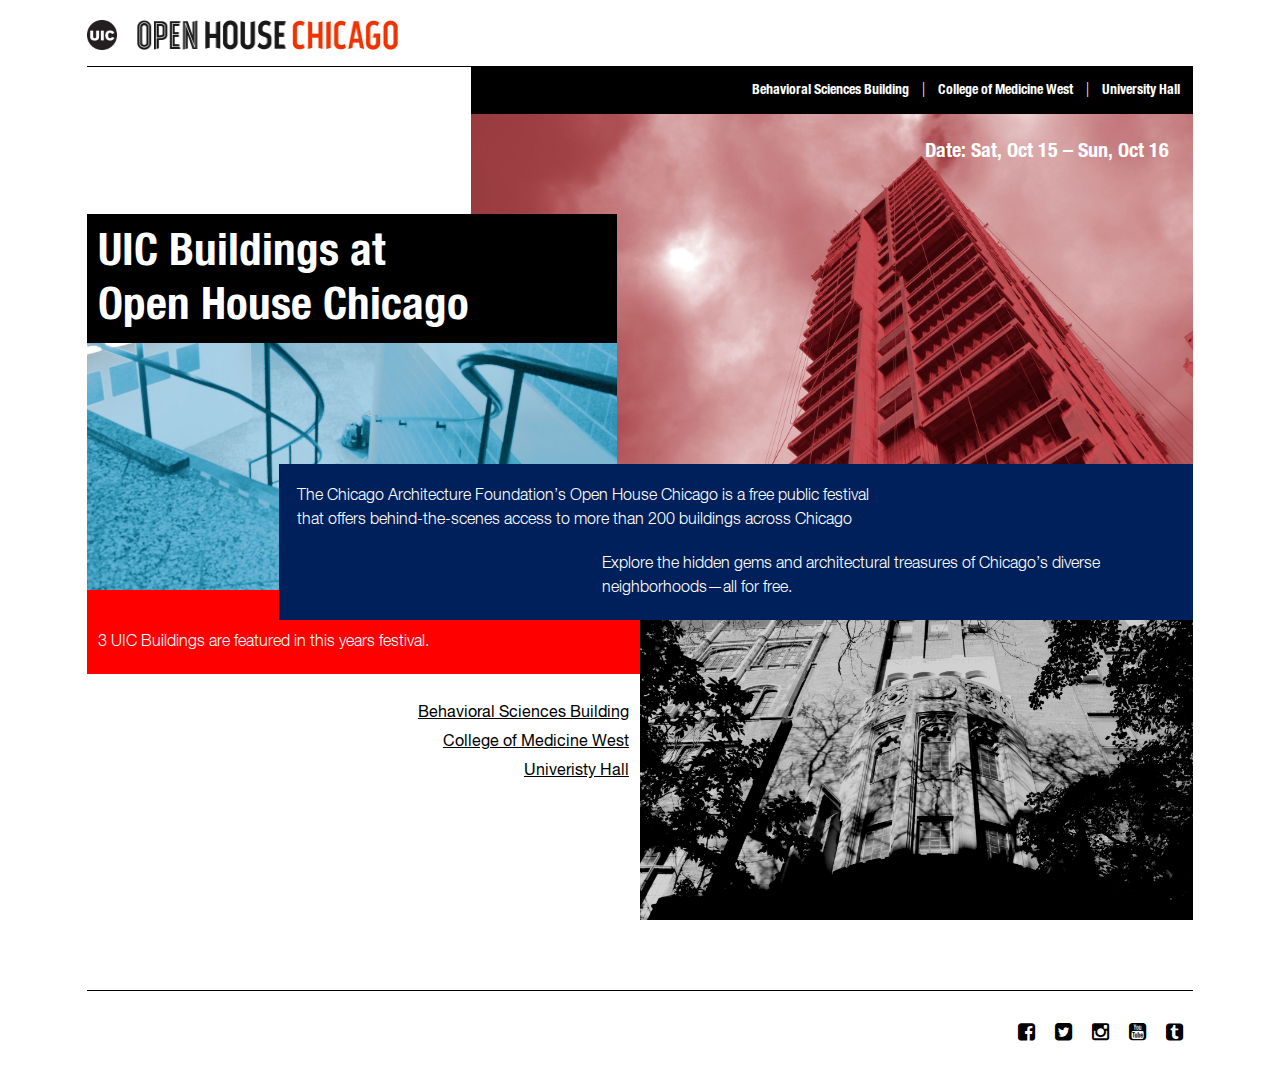
<file: html/index.html>
<!DOCTYPE html> 
<html lang="en">
<head>
<meta charset="UTF-8">

<style>
/*div { background-color: #daal; border: 1px dotted white;}*/
</style>

<title>UIC buildings at Open House Chicago</title>
<!--The viewport meta tag to turn off auto-zoom on mobile devices: --> 
<meta name="viewport" content="width=device-width, initial-scale=1.0">

<!-- wrong: 
<link rel="stylesheet" type="style/css" href="css/bsb_styles.css">
-->
<!-- correct: -->
<link rel="stylesheet" type="text/css" href="../css/styles.css">
<link rel="stylesheet" type="text/css" href="../css/fonts.css"> 

</head>


<body class="">

<div class="container cf">


<header class="cf">

<div class="logos column-100 min-height-05 clear topline-2">
<div class="logo-1"><img src="../images/uic-dark.png" width="30" height="30" alt=""/></div>
<div class="logo-2"><img src="../images/open-house-dark.png" width="261" height="30" alt=""/></div>
</div>

</header>


<!--better here to keep the nav out of the header-->
<nav class="cf">
<ul>
<li><a href="uvh.html">University Hall</a></li>
<li><a href="cmw.html">College of Medicine West</a><span class="sep">|</span></li>
<li><a href="bsb.html">Behavioral Sciences Building</a><span class="sep">|</span></li>
</ul>
</nav>





<!-- start center section: -->
<section class="cf">


<div class="section-box-1 cf">

<div class="home-date">
<h2>Date: Sat, Oct 15 – Sun, Oct 16 </h2>
</div>

<div class="clear"></div>	
</div><!-- end box-1 -->



<div class="section-box-2 cf">

<div class="headline-left">
  <h1>UIC Buildings at <br>
    Open House Chicago </h1>
</div>

<div class="clear"></div>	
</div><!-- end box-2 -->




<div class="section-box-3 cf">
<!--no break tags for paragraphs if design is responsive-->

<p class="intro">The Chicago Architecture Foundation’s Open House Chicago is a free public festival that offers behind-the-scenes access to more than 200 buildings across Chicago</p>

<p class="footnote">Explore the hidden gems and architectural treasures of Chicago’s diverse neighborhoods—all for free.</p>

<div class="clear"></div>	
</div><!-- end box-3 -->





<div class="section-box-4 cf">

<div class="link-text">
<p>3 UIC Buildings are featured in this years festival.</p>	
</div>

<div class="link-list">
<ul>
<!--link tags always need to be "a".-->
<li><a href="bsb.html">Behavioral Sciences Building</a></li>
<li><a href="cmw.html">College of Medicine West</a></li>
<li><a href="uvh.html">Univeristy Hall</a></li>
</ul>
</div>

<div class="clear"></div>
</div><!-- end box-4 -->




<div class="section-box-5 cf">


<!--place background image in CSS-->

</div><!-- end box-5 -->	




</section>
<!-- end center section: -->




<footer class="cf">

<div class="social">
<ul>
<li><a href="#"><i class="fa fa-facebook-square"></i></a></li>
<li><a href="#"><i class="fa fa-twitter-square"></i></a></li>
<li><a href="#"><i class="fa fa-instagram"></i></a></li>
<li><a href="#"><i class="fa fa-youtube-square"></i></a></li>
<li><a href="#"><i class="fa fa-tumblr-square"></i></a></li>
</ul>
</div>

</footer>	


</div><!-- end of container -->
</body>
</html>
</file>
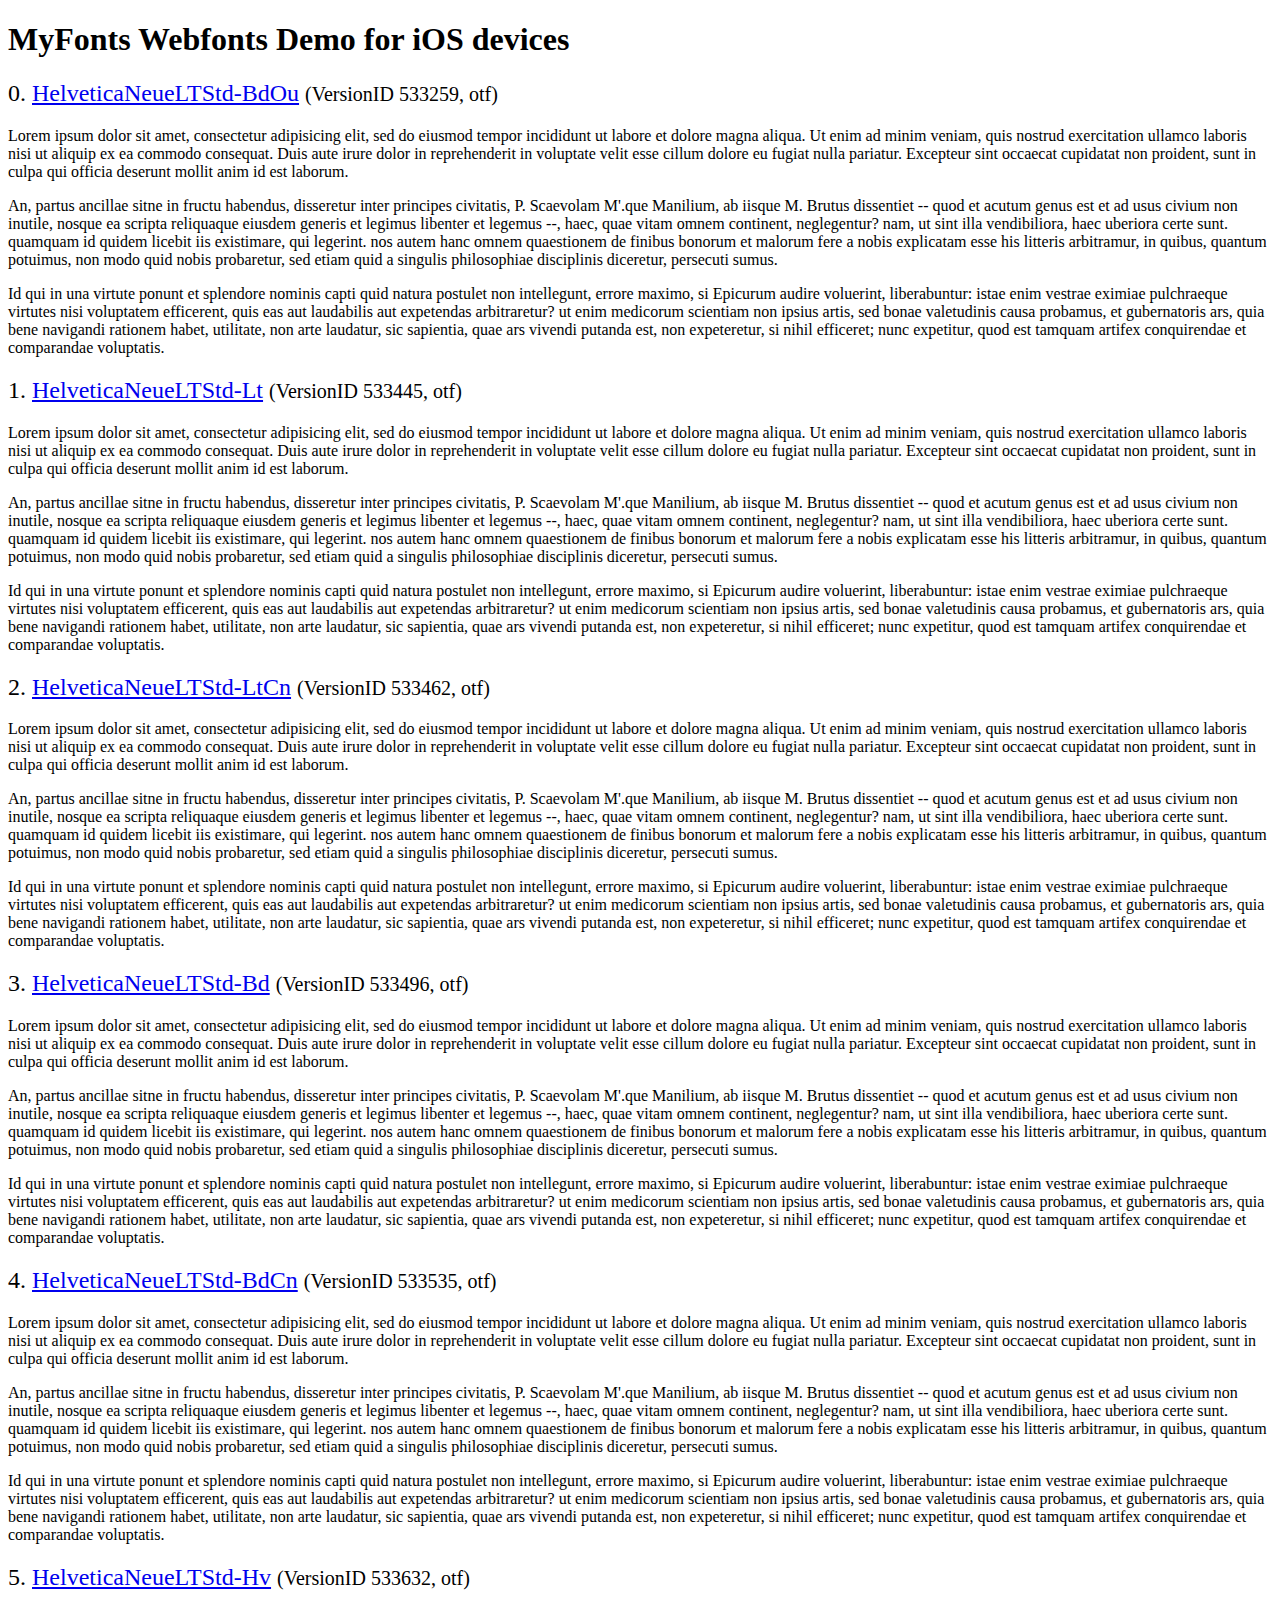
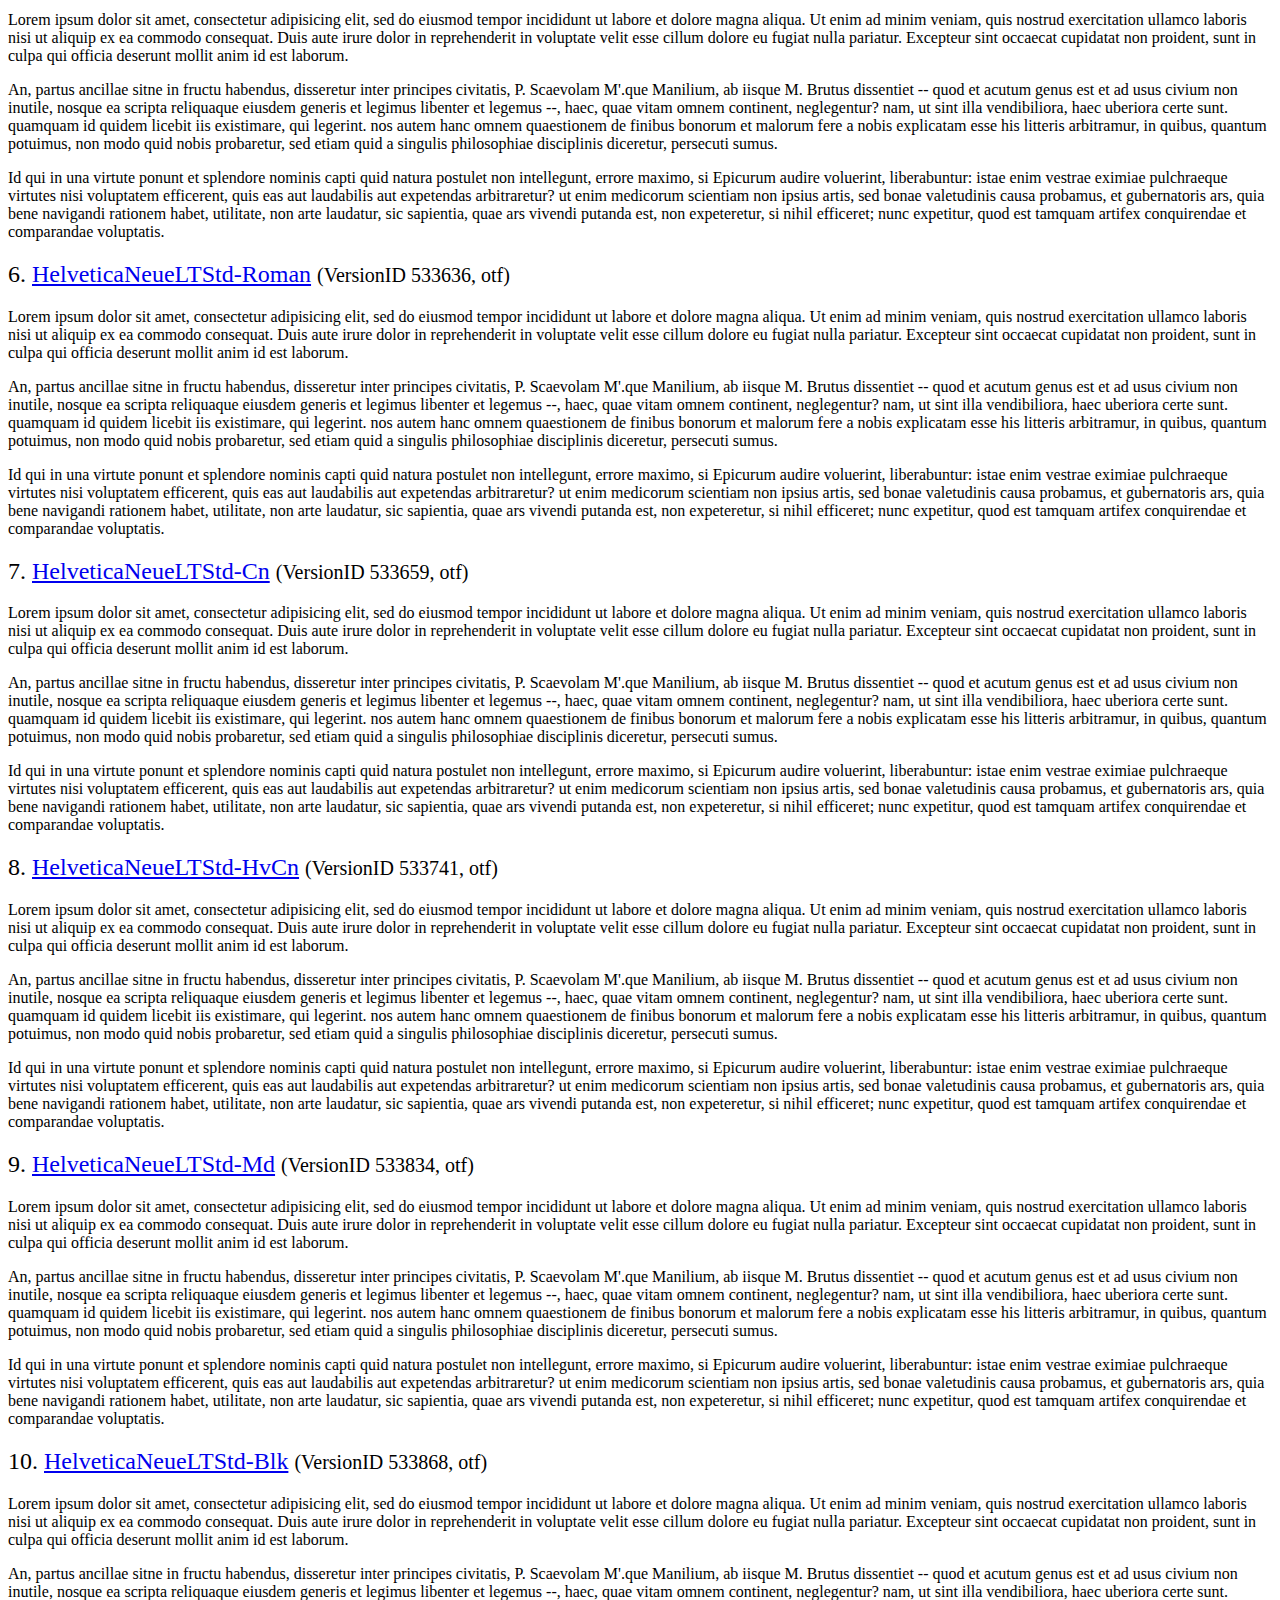
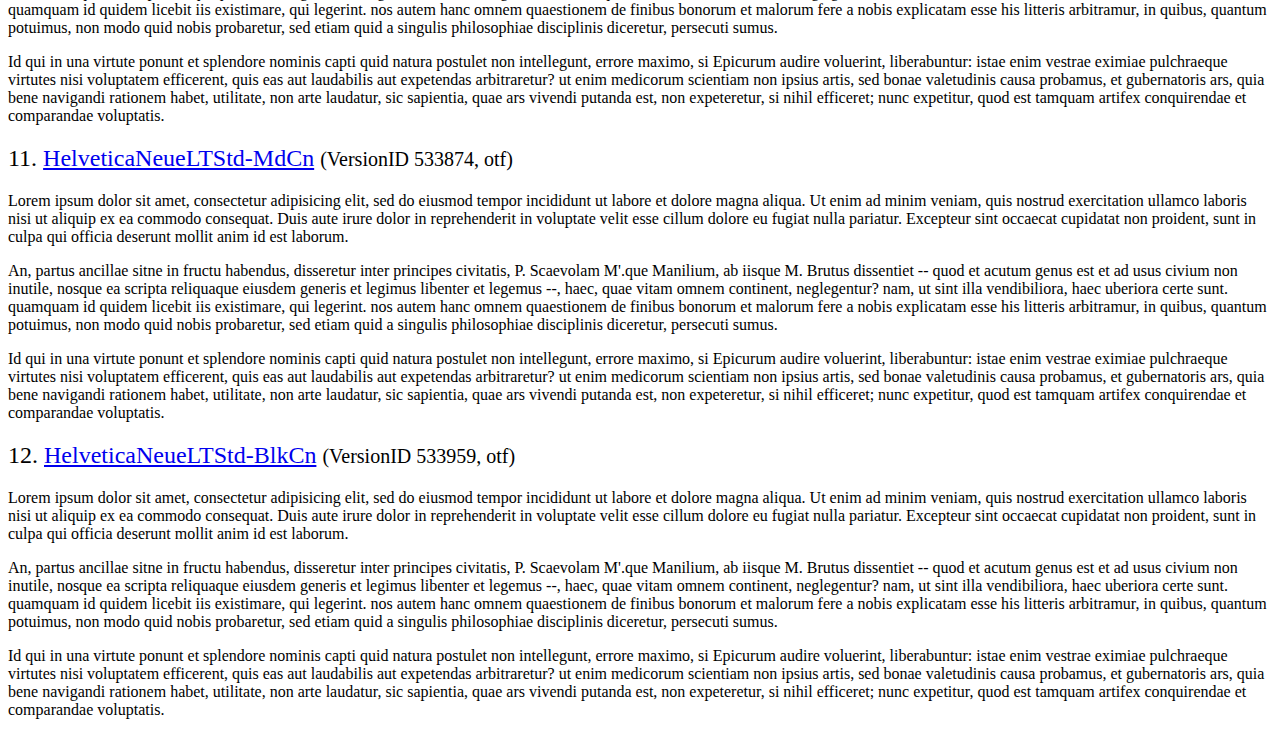
<file: fonts/svg_test.html>
<!DOCTYPE html>
<html>
<head>
<title>MyFonts Webfonts Demo for iOS devices</title>
<meta http-equiv="content-type" content="text/html; charset=utf-8" />

<style type="text/css" media="all">

	h2 {
		 font-weight:normal;
	}

		
	@font-face {
		font-family:"HelveticaNeueLTStd-BdOu";
		src:url("../../jacob-3/fonts/329B80_0.svg#HelveticaNeueLTStd-BdOu") format("svg");
	}
	
	.webfont_0 {
		font-family: HelveticaNeueLTStd-BdOu;
	}
		
	@font-face {
		font-family:"HelveticaNeueLTStd-Lt";
		src:url("../../jacob-3/fonts/329B80_1.svg#HelveticaNeueLTStd-Lt") format("svg");
	}
	
	.webfont_1 {
		font-family: HelveticaNeueLTStd-Lt;
	}
		
	@font-face {
		font-family:"HelveticaNeueLTStd-LtCn";
		src:url("../../jacob-3/fonts/329B80_2.svg#HelveticaNeueLTStd-LtCn") format("svg");
	}
	
	.webfont_2 {
		font-family: HelveticaNeueLTStd-LtCn;
	}
		
	@font-face {
		font-family:"HelveticaNeueLTStd-Bd";
		src:url("../../jacob-3/fonts/329B80_3.svg#HelveticaNeueLTStd-Bd") format("svg");
	}
	
	.webfont_3 {
		font-family: HelveticaNeueLTStd-Bd;
	}
		
	@font-face {
		font-family:"HelveticaNeueLTStd-BdCn";
		src:url("../../jacob-3/fonts/329B80_4.svg#HelveticaNeueLTStd-BdCn") format("svg");
	}
	
	.webfont_4 {
		font-family: HelveticaNeueLTStd-BdCn;
	}
		
	@font-face {
		font-family:"HelveticaNeueLTStd-Hv";
		src:url("../../jacob-3/fonts/329B80_5.svg#HelveticaNeueLTStd-Hv") format("svg");
	}
	
	.webfont_5 {
		font-family: HelveticaNeueLTStd-Hv;
	}
		
	@font-face {
		font-family:"HelveticaNeueLTStd-Roman";
		src:url("../../jacob-3/fonts/329B80_6.svg#HelveticaNeueLTStd-Roman") format("svg");
	}
	
	.webfont_6 {
		font-family: HelveticaNeueLTStd-Roman;
	}
		
	@font-face {
		font-family:"HelveticaNeueLTStd-Cn";
		src:url("../../jacob-3/fonts/329B80_7.svg#HelveticaNeueLTStd-Cn") format("svg");
	}
	
	.webfont_7 {
		font-family: HelveticaNeueLTStd-Cn;
	}
		
	@font-face {
		font-family:"HelveticaNeueLTStd-HvCn";
		src:url("../../jacob-3/fonts/329B80_8.svg#HelveticaNeueLTStd-HvCn") format("svg");
	}
	
	.webfont_8 {
		font-family: HelveticaNeueLTStd-HvCn;
	}
		
	@font-face {
		font-family:"HelveticaNeueLTStd-Md";
		src:url("../../jacob-3/fonts/329B80_9.svg#HelveticaNeueLTStd-Md") format("svg");
	}
	
	.webfont_9 {
		font-family: HelveticaNeueLTStd-Md;
	}
		
	@font-face {
		font-family:"HelveticaNeueLTStd-Blk";
		src:url("../../jacob-3/fonts/329B80_A.svg#HelveticaNeueLTStd-Blk") format("svg");
	}
	
	.webfont_10 {
		font-family: HelveticaNeueLTStd-Blk;
	}
		
	@font-face {
		font-family:"HelveticaNeueLTStd-MdCn";
		src:url("../../jacob-3/fonts/329B80_B.svg#HelveticaNeueLTStd-MdCn") format("svg");
	}
	
	.webfont_11 {
		font-family: HelveticaNeueLTStd-MdCn;
	}
		
	@font-face {
		font-family:"HelveticaNeueLTStd-BlkCn";
		src:url("../../jacob-3/fonts/329B80_C.svg#HelveticaNeueLTStd-BlkCn") format("svg");
	}
	
	.webfont_12 {
		font-family: HelveticaNeueLTStd-BlkCn;
	}
		
</style>

</head>

<body>

<h1>MyFonts Webfonts Demo for iOS devices</h1>


<h2>0. <span class='webfont_0'><a href='http://www.myfonts.com/search/style::12075/'>HelveticaNeueLTStd-BdOu</a></span>
<small>(VersionID 533259, otf)</small>
</h2>

<p class='webfont_0'>Lorem ipsum dolor sit amet, consectetur adipisicing elit, sed do eiusmod tempor incididunt ut labore et dolore magna aliqua. Ut enim ad minim veniam, quis nostrud exercitation ullamco laboris nisi ut aliquip ex ea commodo consequat. Duis aute irure dolor in reprehenderit in voluptate velit esse cillum dolore eu fugiat nulla pariatur. Excepteur sint occaecat cupidatat non proident, sunt in culpa qui officia deserunt mollit anim id est laborum.</p>

<p class='webfont_0'>An, partus ancillae sitne in fructu habendus, disseretur inter principes civitatis, P. Scaevolam M'.que Manilium, ab iisque M. Brutus dissentiet -- quod et acutum genus est et ad usus civium non inutile, nosque ea scripta reliquaque eiusdem generis et legimus libenter et legemus --, haec, quae vitam omnem continent, neglegentur? nam, ut sint illa vendibiliora, haec uberiora certe sunt. quamquam id quidem licebit iis existimare, qui legerint. nos autem hanc omnem quaestionem de finibus bonorum et malorum fere a nobis explicatam esse his litteris arbitramur, in quibus, quantum potuimus, non modo quid nobis probaretur, sed etiam quid a singulis philosophiae disciplinis diceretur, persecuti sumus.</p>

<p class='webfont_0'>Id qui in una virtute ponunt et splendore nominis capti quid natura postulet non intellegunt, errore maximo, si Epicurum audire voluerint, liberabuntur: istae enim vestrae eximiae pulchraeque virtutes nisi voluptatem efficerent, quis eas aut laudabilis aut expetendas arbitraretur? ut enim medicorum scientiam non ipsius artis, sed bonae valetudinis causa probamus, et gubernatoris ars, quia bene navigandi rationem habet, utilitate, non arte laudatur, sic sapientia, quae ars vivendi putanda est, non expeteretur, si nihil efficeret; nunc expetitur, quod est tamquam artifex conquirendae et comparandae voluptatis.</p>



<h2>1. <span class='webfont_1'><a href='http://www.myfonts.com/search/style::10263/'>HelveticaNeueLTStd-Lt</a></span>
<small>(VersionID 533445, otf)</small>
</h2>

<p class='webfont_1'>Lorem ipsum dolor sit amet, consectetur adipisicing elit, sed do eiusmod tempor incididunt ut labore et dolore magna aliqua. Ut enim ad minim veniam, quis nostrud exercitation ullamco laboris nisi ut aliquip ex ea commodo consequat. Duis aute irure dolor in reprehenderit in voluptate velit esse cillum dolore eu fugiat nulla pariatur. Excepteur sint occaecat cupidatat non proident, sunt in culpa qui officia deserunt mollit anim id est laborum.</p>

<p class='webfont_1'>An, partus ancillae sitne in fructu habendus, disseretur inter principes civitatis, P. Scaevolam M'.que Manilium, ab iisque M. Brutus dissentiet -- quod et acutum genus est et ad usus civium non inutile, nosque ea scripta reliquaque eiusdem generis et legimus libenter et legemus --, haec, quae vitam omnem continent, neglegentur? nam, ut sint illa vendibiliora, haec uberiora certe sunt. quamquam id quidem licebit iis existimare, qui legerint. nos autem hanc omnem quaestionem de finibus bonorum et malorum fere a nobis explicatam esse his litteris arbitramur, in quibus, quantum potuimus, non modo quid nobis probaretur, sed etiam quid a singulis philosophiae disciplinis diceretur, persecuti sumus.</p>

<p class='webfont_1'>Id qui in una virtute ponunt et splendore nominis capti quid natura postulet non intellegunt, errore maximo, si Epicurum audire voluerint, liberabuntur: istae enim vestrae eximiae pulchraeque virtutes nisi voluptatem efficerent, quis eas aut laudabilis aut expetendas arbitraretur? ut enim medicorum scientiam non ipsius artis, sed bonae valetudinis causa probamus, et gubernatoris ars, quia bene navigandi rationem habet, utilitate, non arte laudatur, sic sapientia, quae ars vivendi putanda est, non expeteretur, si nihil efficeret; nunc expetitur, quod est tamquam artifex conquirendae et comparandae voluptatis.</p>



<h2>2. <span class='webfont_2'><a href='http://www.myfonts.com/search/style::10920/'>HelveticaNeueLTStd-LtCn</a></span>
<small>(VersionID 533462, otf)</small>
</h2>

<p class='webfont_2'>Lorem ipsum dolor sit amet, consectetur adipisicing elit, sed do eiusmod tempor incididunt ut labore et dolore magna aliqua. Ut enim ad minim veniam, quis nostrud exercitation ullamco laboris nisi ut aliquip ex ea commodo consequat. Duis aute irure dolor in reprehenderit in voluptate velit esse cillum dolore eu fugiat nulla pariatur. Excepteur sint occaecat cupidatat non proident, sunt in culpa qui officia deserunt mollit anim id est laborum.</p>

<p class='webfont_2'>An, partus ancillae sitne in fructu habendus, disseretur inter principes civitatis, P. Scaevolam M'.que Manilium, ab iisque M. Brutus dissentiet -- quod et acutum genus est et ad usus civium non inutile, nosque ea scripta reliquaque eiusdem generis et legimus libenter et legemus --, haec, quae vitam omnem continent, neglegentur? nam, ut sint illa vendibiliora, haec uberiora certe sunt. quamquam id quidem licebit iis existimare, qui legerint. nos autem hanc omnem quaestionem de finibus bonorum et malorum fere a nobis explicatam esse his litteris arbitramur, in quibus, quantum potuimus, non modo quid nobis probaretur, sed etiam quid a singulis philosophiae disciplinis diceretur, persecuti sumus.</p>

<p class='webfont_2'>Id qui in una virtute ponunt et splendore nominis capti quid natura postulet non intellegunt, errore maximo, si Epicurum audire voluerint, liberabuntur: istae enim vestrae eximiae pulchraeque virtutes nisi voluptatem efficerent, quis eas aut laudabilis aut expetendas arbitraretur? ut enim medicorum scientiam non ipsius artis, sed bonae valetudinis causa probamus, et gubernatoris ars, quia bene navigandi rationem habet, utilitate, non arte laudatur, sic sapientia, quae ars vivendi putanda est, non expeteretur, si nihil efficeret; nunc expetitur, quod est tamquam artifex conquirendae et comparandae voluptatis.</p>



<h2>3. <span class='webfont_3'><a href='http://www.myfonts.com/search/style::10261/'>HelveticaNeueLTStd-Bd</a></span>
<small>(VersionID 533496, otf)</small>
</h2>

<p class='webfont_3'>Lorem ipsum dolor sit amet, consectetur adipisicing elit, sed do eiusmod tempor incididunt ut labore et dolore magna aliqua. Ut enim ad minim veniam, quis nostrud exercitation ullamco laboris nisi ut aliquip ex ea commodo consequat. Duis aute irure dolor in reprehenderit in voluptate velit esse cillum dolore eu fugiat nulla pariatur. Excepteur sint occaecat cupidatat non proident, sunt in culpa qui officia deserunt mollit anim id est laborum.</p>

<p class='webfont_3'>An, partus ancillae sitne in fructu habendus, disseretur inter principes civitatis, P. Scaevolam M'.que Manilium, ab iisque M. Brutus dissentiet -- quod et acutum genus est et ad usus civium non inutile, nosque ea scripta reliquaque eiusdem generis et legimus libenter et legemus --, haec, quae vitam omnem continent, neglegentur? nam, ut sint illa vendibiliora, haec uberiora certe sunt. quamquam id quidem licebit iis existimare, qui legerint. nos autem hanc omnem quaestionem de finibus bonorum et malorum fere a nobis explicatam esse his litteris arbitramur, in quibus, quantum potuimus, non modo quid nobis probaretur, sed etiam quid a singulis philosophiae disciplinis diceretur, persecuti sumus.</p>

<p class='webfont_3'>Id qui in una virtute ponunt et splendore nominis capti quid natura postulet non intellegunt, errore maximo, si Epicurum audire voluerint, liberabuntur: istae enim vestrae eximiae pulchraeque virtutes nisi voluptatem efficerent, quis eas aut laudabilis aut expetendas arbitraretur? ut enim medicorum scientiam non ipsius artis, sed bonae valetudinis causa probamus, et gubernatoris ars, quia bene navigandi rationem habet, utilitate, non arte laudatur, sic sapientia, quae ars vivendi putanda est, non expeteretur, si nihil efficeret; nunc expetitur, quod est tamquam artifex conquirendae et comparandae voluptatis.</p>



<h2>4. <span class='webfont_4'><a href='http://www.myfonts.com/search/style::10874/'>HelveticaNeueLTStd-BdCn</a></span>
<small>(VersionID 533535, otf)</small>
</h2>

<p class='webfont_4'>Lorem ipsum dolor sit amet, consectetur adipisicing elit, sed do eiusmod tempor incididunt ut labore et dolore magna aliqua. Ut enim ad minim veniam, quis nostrud exercitation ullamco laboris nisi ut aliquip ex ea commodo consequat. Duis aute irure dolor in reprehenderit in voluptate velit esse cillum dolore eu fugiat nulla pariatur. Excepteur sint occaecat cupidatat non proident, sunt in culpa qui officia deserunt mollit anim id est laborum.</p>

<p class='webfont_4'>An, partus ancillae sitne in fructu habendus, disseretur inter principes civitatis, P. Scaevolam M'.que Manilium, ab iisque M. Brutus dissentiet -- quod et acutum genus est et ad usus civium non inutile, nosque ea scripta reliquaque eiusdem generis et legimus libenter et legemus --, haec, quae vitam omnem continent, neglegentur? nam, ut sint illa vendibiliora, haec uberiora certe sunt. quamquam id quidem licebit iis existimare, qui legerint. nos autem hanc omnem quaestionem de finibus bonorum et malorum fere a nobis explicatam esse his litteris arbitramur, in quibus, quantum potuimus, non modo quid nobis probaretur, sed etiam quid a singulis philosophiae disciplinis diceretur, persecuti sumus.</p>

<p class='webfont_4'>Id qui in una virtute ponunt et splendore nominis capti quid natura postulet non intellegunt, errore maximo, si Epicurum audire voluerint, liberabuntur: istae enim vestrae eximiae pulchraeque virtutes nisi voluptatem efficerent, quis eas aut laudabilis aut expetendas arbitraretur? ut enim medicorum scientiam non ipsius artis, sed bonae valetudinis causa probamus, et gubernatoris ars, quia bene navigandi rationem habet, utilitate, non arte laudatur, sic sapientia, quae ars vivendi putanda est, non expeteretur, si nihil efficeret; nunc expetitur, quod est tamquam artifex conquirendae et comparandae voluptatis.</p>



<h2>5. <span class='webfont_5'><a href='http://www.myfonts.com/search/style::10267/'>HelveticaNeueLTStd-Hv</a></span>
<small>(VersionID 533632, otf)</small>
</h2>

<p class='webfont_5'>Lorem ipsum dolor sit amet, consectetur adipisicing elit, sed do eiusmod tempor incididunt ut labore et dolore magna aliqua. Ut enim ad minim veniam, quis nostrud exercitation ullamco laboris nisi ut aliquip ex ea commodo consequat. Duis aute irure dolor in reprehenderit in voluptate velit esse cillum dolore eu fugiat nulla pariatur. Excepteur sint occaecat cupidatat non proident, sunt in culpa qui officia deserunt mollit anim id est laborum.</p>

<p class='webfont_5'>An, partus ancillae sitne in fructu habendus, disseretur inter principes civitatis, P. Scaevolam M'.que Manilium, ab iisque M. Brutus dissentiet -- quod et acutum genus est et ad usus civium non inutile, nosque ea scripta reliquaque eiusdem generis et legimus libenter et legemus --, haec, quae vitam omnem continent, neglegentur? nam, ut sint illa vendibiliora, haec uberiora certe sunt. quamquam id quidem licebit iis existimare, qui legerint. nos autem hanc omnem quaestionem de finibus bonorum et malorum fere a nobis explicatam esse his litteris arbitramur, in quibus, quantum potuimus, non modo quid nobis probaretur, sed etiam quid a singulis philosophiae disciplinis diceretur, persecuti sumus.</p>

<p class='webfont_5'>Id qui in una virtute ponunt et splendore nominis capti quid natura postulet non intellegunt, errore maximo, si Epicurum audire voluerint, liberabuntur: istae enim vestrae eximiae pulchraeque virtutes nisi voluptatem efficerent, quis eas aut laudabilis aut expetendas arbitraretur? ut enim medicorum scientiam non ipsius artis, sed bonae valetudinis causa probamus, et gubernatoris ars, quia bene navigandi rationem habet, utilitate, non arte laudatur, sic sapientia, quae ars vivendi putanda est, non expeteretur, si nihil efficeret; nunc expetitur, quod est tamquam artifex conquirendae et comparandae voluptatis.</p>



<h2>6. <span class='webfont_6'><a href='http://www.myfonts.com/search/style::10259/'>HelveticaNeueLTStd-Roman</a></span>
<small>(VersionID 533636, otf)</small>
</h2>

<p class='webfont_6'>Lorem ipsum dolor sit amet, consectetur adipisicing elit, sed do eiusmod tempor incididunt ut labore et dolore magna aliqua. Ut enim ad minim veniam, quis nostrud exercitation ullamco laboris nisi ut aliquip ex ea commodo consequat. Duis aute irure dolor in reprehenderit in voluptate velit esse cillum dolore eu fugiat nulla pariatur. Excepteur sint occaecat cupidatat non proident, sunt in culpa qui officia deserunt mollit anim id est laborum.</p>

<p class='webfont_6'>An, partus ancillae sitne in fructu habendus, disseretur inter principes civitatis, P. Scaevolam M'.que Manilium, ab iisque M. Brutus dissentiet -- quod et acutum genus est et ad usus civium non inutile, nosque ea scripta reliquaque eiusdem generis et legimus libenter et legemus --, haec, quae vitam omnem continent, neglegentur? nam, ut sint illa vendibiliora, haec uberiora certe sunt. quamquam id quidem licebit iis existimare, qui legerint. nos autem hanc omnem quaestionem de finibus bonorum et malorum fere a nobis explicatam esse his litteris arbitramur, in quibus, quantum potuimus, non modo quid nobis probaretur, sed etiam quid a singulis philosophiae disciplinis diceretur, persecuti sumus.</p>

<p class='webfont_6'>Id qui in una virtute ponunt et splendore nominis capti quid natura postulet non intellegunt, errore maximo, si Epicurum audire voluerint, liberabuntur: istae enim vestrae eximiae pulchraeque virtutes nisi voluptatem efficerent, quis eas aut laudabilis aut expetendas arbitraretur? ut enim medicorum scientiam non ipsius artis, sed bonae valetudinis causa probamus, et gubernatoris ars, quia bene navigandi rationem habet, utilitate, non arte laudatur, sic sapientia, quae ars vivendi putanda est, non expeteretur, si nihil efficeret; nunc expetitur, quod est tamquam artifex conquirendae et comparandae voluptatis.</p>



<h2>7. <span class='webfont_7'><a href='http://www.myfonts.com/search/style::10872/'>HelveticaNeueLTStd-Cn</a></span>
<small>(VersionID 533659, otf)</small>
</h2>

<p class='webfont_7'>Lorem ipsum dolor sit amet, consectetur adipisicing elit, sed do eiusmod tempor incididunt ut labore et dolore magna aliqua. Ut enim ad minim veniam, quis nostrud exercitation ullamco laboris nisi ut aliquip ex ea commodo consequat. Duis aute irure dolor in reprehenderit in voluptate velit esse cillum dolore eu fugiat nulla pariatur. Excepteur sint occaecat cupidatat non proident, sunt in culpa qui officia deserunt mollit anim id est laborum.</p>

<p class='webfont_7'>An, partus ancillae sitne in fructu habendus, disseretur inter principes civitatis, P. Scaevolam M'.que Manilium, ab iisque M. Brutus dissentiet -- quod et acutum genus est et ad usus civium non inutile, nosque ea scripta reliquaque eiusdem generis et legimus libenter et legemus --, haec, quae vitam omnem continent, neglegentur? nam, ut sint illa vendibiliora, haec uberiora certe sunt. quamquam id quidem licebit iis existimare, qui legerint. nos autem hanc omnem quaestionem de finibus bonorum et malorum fere a nobis explicatam esse his litteris arbitramur, in quibus, quantum potuimus, non modo quid nobis probaretur, sed etiam quid a singulis philosophiae disciplinis diceretur, persecuti sumus.</p>

<p class='webfont_7'>Id qui in una virtute ponunt et splendore nominis capti quid natura postulet non intellegunt, errore maximo, si Epicurum audire voluerint, liberabuntur: istae enim vestrae eximiae pulchraeque virtutes nisi voluptatem efficerent, quis eas aut laudabilis aut expetendas arbitraretur? ut enim medicorum scientiam non ipsius artis, sed bonae valetudinis causa probamus, et gubernatoris ars, quia bene navigandi rationem habet, utilitate, non arte laudatur, sic sapientia, quae ars vivendi putanda est, non expeteretur, si nihil efficeret; nunc expetitur, quod est tamquam artifex conquirendae et comparandae voluptatis.</p>



<h2>8. <span class='webfont_8'><a href='http://www.myfonts.com/search/style::10924/'>HelveticaNeueLTStd-HvCn</a></span>
<small>(VersionID 533741, otf)</small>
</h2>

<p class='webfont_8'>Lorem ipsum dolor sit amet, consectetur adipisicing elit, sed do eiusmod tempor incididunt ut labore et dolore magna aliqua. Ut enim ad minim veniam, quis nostrud exercitation ullamco laboris nisi ut aliquip ex ea commodo consequat. Duis aute irure dolor in reprehenderit in voluptate velit esse cillum dolore eu fugiat nulla pariatur. Excepteur sint occaecat cupidatat non proident, sunt in culpa qui officia deserunt mollit anim id est laborum.</p>

<p class='webfont_8'>An, partus ancillae sitne in fructu habendus, disseretur inter principes civitatis, P. Scaevolam M'.que Manilium, ab iisque M. Brutus dissentiet -- quod et acutum genus est et ad usus civium non inutile, nosque ea scripta reliquaque eiusdem generis et legimus libenter et legemus --, haec, quae vitam omnem continent, neglegentur? nam, ut sint illa vendibiliora, haec uberiora certe sunt. quamquam id quidem licebit iis existimare, qui legerint. nos autem hanc omnem quaestionem de finibus bonorum et malorum fere a nobis explicatam esse his litteris arbitramur, in quibus, quantum potuimus, non modo quid nobis probaretur, sed etiam quid a singulis philosophiae disciplinis diceretur, persecuti sumus.</p>

<p class='webfont_8'>Id qui in una virtute ponunt et splendore nominis capti quid natura postulet non intellegunt, errore maximo, si Epicurum audire voluerint, liberabuntur: istae enim vestrae eximiae pulchraeque virtutes nisi voluptatem efficerent, quis eas aut laudabilis aut expetendas arbitraretur? ut enim medicorum scientiam non ipsius artis, sed bonae valetudinis causa probamus, et gubernatoris ars, quia bene navigandi rationem habet, utilitate, non arte laudatur, sic sapientia, quae ars vivendi putanda est, non expeteretur, si nihil efficeret; nunc expetitur, quod est tamquam artifex conquirendae et comparandae voluptatis.</p>



<h2>9. <span class='webfont_9'><a href='http://www.myfonts.com/search/style::10265/'>HelveticaNeueLTStd-Md</a></span>
<small>(VersionID 533834, otf)</small>
</h2>

<p class='webfont_9'>Lorem ipsum dolor sit amet, consectetur adipisicing elit, sed do eiusmod tempor incididunt ut labore et dolore magna aliqua. Ut enim ad minim veniam, quis nostrud exercitation ullamco laboris nisi ut aliquip ex ea commodo consequat. Duis aute irure dolor in reprehenderit in voluptate velit esse cillum dolore eu fugiat nulla pariatur. Excepteur sint occaecat cupidatat non proident, sunt in culpa qui officia deserunt mollit anim id est laborum.</p>

<p class='webfont_9'>An, partus ancillae sitne in fructu habendus, disseretur inter principes civitatis, P. Scaevolam M'.que Manilium, ab iisque M. Brutus dissentiet -- quod et acutum genus est et ad usus civium non inutile, nosque ea scripta reliquaque eiusdem generis et legimus libenter et legemus --, haec, quae vitam omnem continent, neglegentur? nam, ut sint illa vendibiliora, haec uberiora certe sunt. quamquam id quidem licebit iis existimare, qui legerint. nos autem hanc omnem quaestionem de finibus bonorum et malorum fere a nobis explicatam esse his litteris arbitramur, in quibus, quantum potuimus, non modo quid nobis probaretur, sed etiam quid a singulis philosophiae disciplinis diceretur, persecuti sumus.</p>

<p class='webfont_9'>Id qui in una virtute ponunt et splendore nominis capti quid natura postulet non intellegunt, errore maximo, si Epicurum audire voluerint, liberabuntur: istae enim vestrae eximiae pulchraeque virtutes nisi voluptatem efficerent, quis eas aut laudabilis aut expetendas arbitraretur? ut enim medicorum scientiam non ipsius artis, sed bonae valetudinis causa probamus, et gubernatoris ars, quia bene navigandi rationem habet, utilitate, non arte laudatur, sic sapientia, quae ars vivendi putanda est, non expeteretur, si nihil efficeret; nunc expetitur, quod est tamquam artifex conquirendae et comparandae voluptatis.</p>



<h2>10. <span class='webfont_10'><a href='http://www.myfonts.com/search/style::10271/'>HelveticaNeueLTStd-Blk</a></span>
<small>(VersionID 533868, otf)</small>
</h2>

<p class='webfont_10'>Lorem ipsum dolor sit amet, consectetur adipisicing elit, sed do eiusmod tempor incididunt ut labore et dolore magna aliqua. Ut enim ad minim veniam, quis nostrud exercitation ullamco laboris nisi ut aliquip ex ea commodo consequat. Duis aute irure dolor in reprehenderit in voluptate velit esse cillum dolore eu fugiat nulla pariatur. Excepteur sint occaecat cupidatat non proident, sunt in culpa qui officia deserunt mollit anim id est laborum.</p>

<p class='webfont_10'>An, partus ancillae sitne in fructu habendus, disseretur inter principes civitatis, P. Scaevolam M'.que Manilium, ab iisque M. Brutus dissentiet -- quod et acutum genus est et ad usus civium non inutile, nosque ea scripta reliquaque eiusdem generis et legimus libenter et legemus --, haec, quae vitam omnem continent, neglegentur? nam, ut sint illa vendibiliora, haec uberiora certe sunt. quamquam id quidem licebit iis existimare, qui legerint. nos autem hanc omnem quaestionem de finibus bonorum et malorum fere a nobis explicatam esse his litteris arbitramur, in quibus, quantum potuimus, non modo quid nobis probaretur, sed etiam quid a singulis philosophiae disciplinis diceretur, persecuti sumus.</p>

<p class='webfont_10'>Id qui in una virtute ponunt et splendore nominis capti quid natura postulet non intellegunt, errore maximo, si Epicurum audire voluerint, liberabuntur: istae enim vestrae eximiae pulchraeque virtutes nisi voluptatem efficerent, quis eas aut laudabilis aut expetendas arbitraretur? ut enim medicorum scientiam non ipsius artis, sed bonae valetudinis causa probamus, et gubernatoris ars, quia bene navigandi rationem habet, utilitate, non arte laudatur, sic sapientia, quae ars vivendi putanda est, non expeteretur, si nihil efficeret; nunc expetitur, quod est tamquam artifex conquirendae et comparandae voluptatis.</p>



<h2>11. <span class='webfont_11'><a href='http://www.myfonts.com/search/style::10922/'>HelveticaNeueLTStd-MdCn</a></span>
<small>(VersionID 533874, otf)</small>
</h2>

<p class='webfont_11'>Lorem ipsum dolor sit amet, consectetur adipisicing elit, sed do eiusmod tempor incididunt ut labore et dolore magna aliqua. Ut enim ad minim veniam, quis nostrud exercitation ullamco laboris nisi ut aliquip ex ea commodo consequat. Duis aute irure dolor in reprehenderit in voluptate velit esse cillum dolore eu fugiat nulla pariatur. Excepteur sint occaecat cupidatat non proident, sunt in culpa qui officia deserunt mollit anim id est laborum.</p>

<p class='webfont_11'>An, partus ancillae sitne in fructu habendus, disseretur inter principes civitatis, P. Scaevolam M'.que Manilium, ab iisque M. Brutus dissentiet -- quod et acutum genus est et ad usus civium non inutile, nosque ea scripta reliquaque eiusdem generis et legimus libenter et legemus --, haec, quae vitam omnem continent, neglegentur? nam, ut sint illa vendibiliora, haec uberiora certe sunt. quamquam id quidem licebit iis existimare, qui legerint. nos autem hanc omnem quaestionem de finibus bonorum et malorum fere a nobis explicatam esse his litteris arbitramur, in quibus, quantum potuimus, non modo quid nobis probaretur, sed etiam quid a singulis philosophiae disciplinis diceretur, persecuti sumus.</p>

<p class='webfont_11'>Id qui in una virtute ponunt et splendore nominis capti quid natura postulet non intellegunt, errore maximo, si Epicurum audire voluerint, liberabuntur: istae enim vestrae eximiae pulchraeque virtutes nisi voluptatem efficerent, quis eas aut laudabilis aut expetendas arbitraretur? ut enim medicorum scientiam non ipsius artis, sed bonae valetudinis causa probamus, et gubernatoris ars, quia bene navigandi rationem habet, utilitate, non arte laudatur, sic sapientia, quae ars vivendi putanda est, non expeteretur, si nihil efficeret; nunc expetitur, quod est tamquam artifex conquirendae et comparandae voluptatis.</p>



<h2>12. <span class='webfont_12'><a href='http://www.myfonts.com/search/style::10928/'>HelveticaNeueLTStd-BlkCn</a></span>
<small>(VersionID 533959, otf)</small>
</h2>

<p class='webfont_12'>Lorem ipsum dolor sit amet, consectetur adipisicing elit, sed do eiusmod tempor incididunt ut labore et dolore magna aliqua. Ut enim ad minim veniam, quis nostrud exercitation ullamco laboris nisi ut aliquip ex ea commodo consequat. Duis aute irure dolor in reprehenderit in voluptate velit esse cillum dolore eu fugiat nulla pariatur. Excepteur sint occaecat cupidatat non proident, sunt in culpa qui officia deserunt mollit anim id est laborum.</p>

<p class='webfont_12'>An, partus ancillae sitne in fructu habendus, disseretur inter principes civitatis, P. Scaevolam M'.que Manilium, ab iisque M. Brutus dissentiet -- quod et acutum genus est et ad usus civium non inutile, nosque ea scripta reliquaque eiusdem generis et legimus libenter et legemus --, haec, quae vitam omnem continent, neglegentur? nam, ut sint illa vendibiliora, haec uberiora certe sunt. quamquam id quidem licebit iis existimare, qui legerint. nos autem hanc omnem quaestionem de finibus bonorum et malorum fere a nobis explicatam esse his litteris arbitramur, in quibus, quantum potuimus, non modo quid nobis probaretur, sed etiam quid a singulis philosophiae disciplinis diceretur, persecuti sumus.</p>

<p class='webfont_12'>Id qui in una virtute ponunt et splendore nominis capti quid natura postulet non intellegunt, errore maximo, si Epicurum audire voluerint, liberabuntur: istae enim vestrae eximiae pulchraeque virtutes nisi voluptatem efficerent, quis eas aut laudabilis aut expetendas arbitraretur? ut enim medicorum scientiam non ipsius artis, sed bonae valetudinis causa probamus, et gubernatoris ars, quia bene navigandi rationem habet, utilitate, non arte laudatur, sic sapientia, quae ars vivendi putanda est, non expeteretur, si nihil efficeret; nunc expetitur, quod est tamquam artifex conquirendae et comparandae voluptatis.</p>




</body>
</html>
</file>
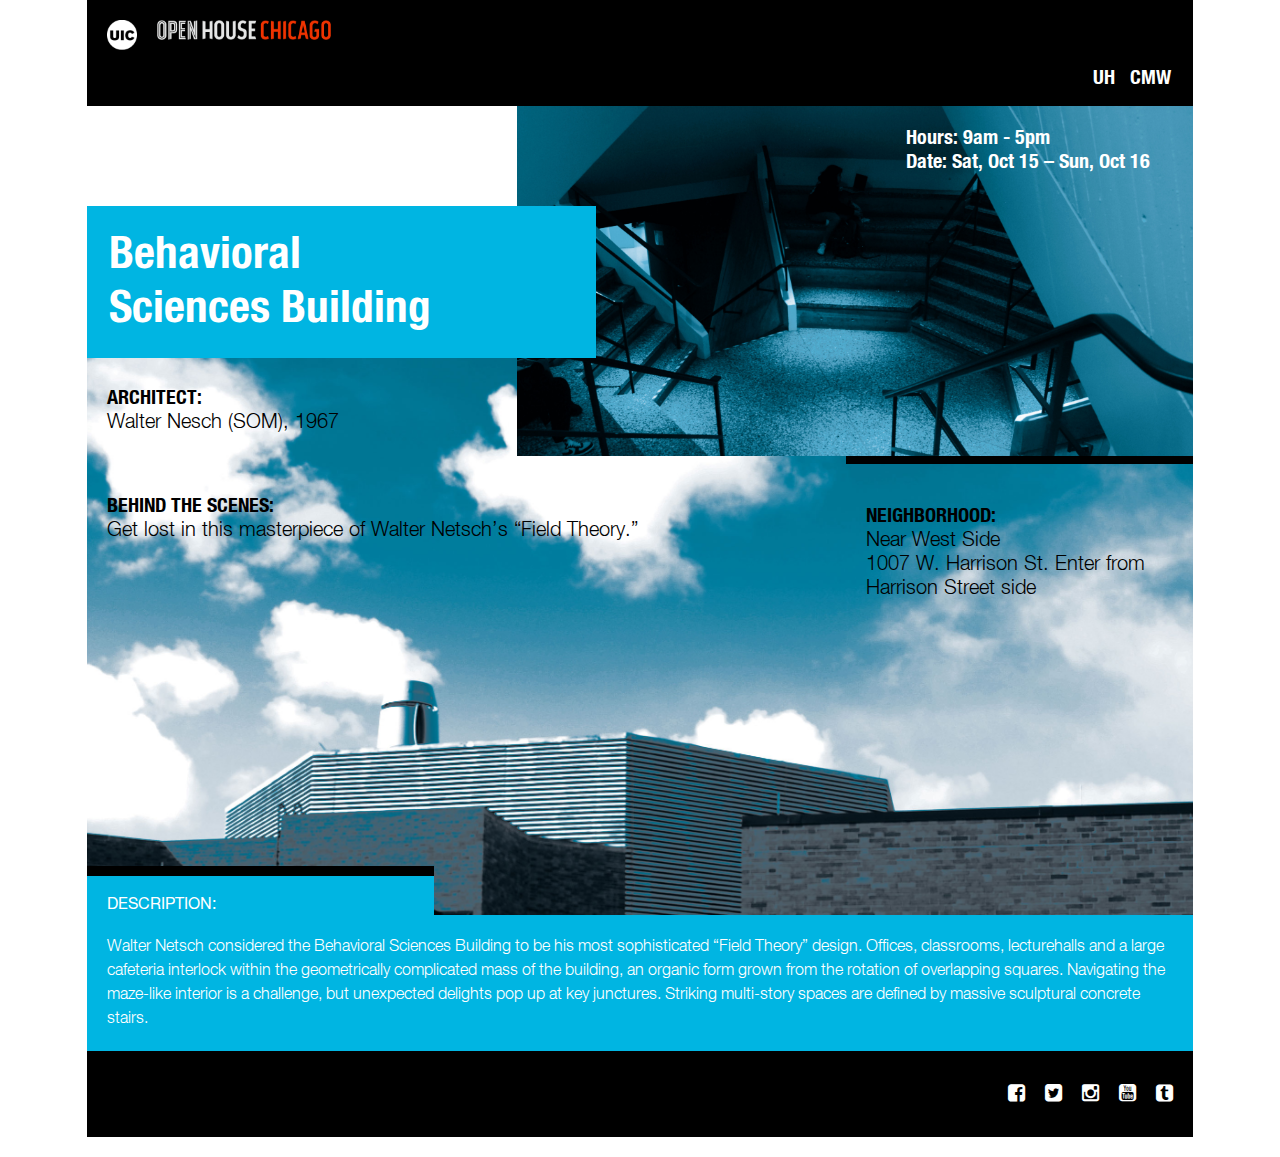
<file: html/bsb.html>
<!DOCTYPE html> 
<html lang="en">

<head>
<meta charset="UTF-8">

<style>
/*div { background-color: #daal; border: 1px dotted white;}*/
</style>

<title>UIC buildings at Open House Chicago</title>
<!--The viewport meta tag to turn off auto-zoom on mobile devices: --> 
<meta name="viewport" content="width=device-width, initial-scale=1.0">

<!-- wrong: 
<link rel="stylesheet" type="style/css" href="css/bsb_styles.css">
-->
<!-- correct: -->
<link rel="stylesheet" type="text/css" href="../css/bsb_styles.css">
<link rel="stylesheet" type="text/css" href="../css/fonts.css"> 

</head>


<body class="">

<div class="container cf">


<header class="cf">

<div class="logos cf">
<div class="logo-1"><img src="../images/uic-light.png" width="30" height="30" alt=""/></div>
	<div class="logo-2"><a href="index.html"><img src="../images/open-house-light.png" width="174" height="20" alt=""/></a></div>
</div>


<nav class="">
<ul>
<li><a href="cmw.html">CMW</a></li>
<li><a href="uvh.html">UH</a><span class="sep"></span></li>
<li><a href="../../jacob-3/landing.html"></a><span class="sep"></span></li>
</ul>
</nav>

</header>





<!-- start center section: -->
<section class="cf">


<div class="section-box-1 cf">
<div class="home-date">
<h2>Hours: 9am - 5pm<br>
Date: Sat, Oct 15 – Sun, Oct 16 </h2>
</div>

<div class="clear"></div>	
</div><!-- end box-1 -->




<div class="section-box-2 cf">

<div class="headline-left">
  <h1>Behavioral<br>
  Sciences Building</h1>
	</div>

<div class="clear"></div>	
</div><!-- end box-2 -->




<div class="section-box-4 cf">

<div class="architect-text">
<h2>ARCHITECT:<h2>
<p>Walter Nesch (SOM), 1967</p>
</div>

<div class="scenes-text">
<h2>BEHIND THE SCENES:<h2>
<p>Get lost in this masterpiece of Walter Netsch’s “Field Theory.”</p>
</div>

<div class="neighb-text">
<h2>NEIGHBORHOOD:<h2>
<p>Near West Side</p>
<p>
1007 W. Harrison St.
	Enter from Harrison Street side</p>
</div>

<div class="clear"></div>
</div><!-- end box-4 -->




<div class="section-box-6 cf">
<div class="link-text">
<h3>DESCRIPTION:</h3>
</div>

<div class="link-text-2">
<p>Walter Netsch considered the Behavioral Sciences Building to be his most sophisticated 
“Field Theory” design. Offices, classrooms, lecturehalls and a large cafeteria interlock within the 
geometrically complicated mass of the building, an organic form grown from the rotation of overlapping
squares. Navigating the maze-like interior is a challenge, but unexpected 
delights pop up at key junctures. Striking multi-story spaces are defined by 
	massive sculptural concrete stairs.</p>
</div><!-- link-text-2 closing div was missing -->
</div><!-- end box-6 -->



</section>
<!-- end center section: -->




<footer class="cf">

<div class="social">
<ul>
<li><a href="#"><i class="fa fa-facebook-square"></i></a></li>
<li><a href="#"><i class="fa fa-twitter-square"></i></a></li>
<li><a href="#"><i class="fa fa-instagram"></i></a></li>
<li><a href="#"><i class="fa fa-youtube-square"></i></a></li>
<li><a href="#"><i class="fa fa-tumblr-square"></i></a></li>
</ul>
</div>

</footer>	


</div><!-- end of container -->
</body>
</html>
</file>
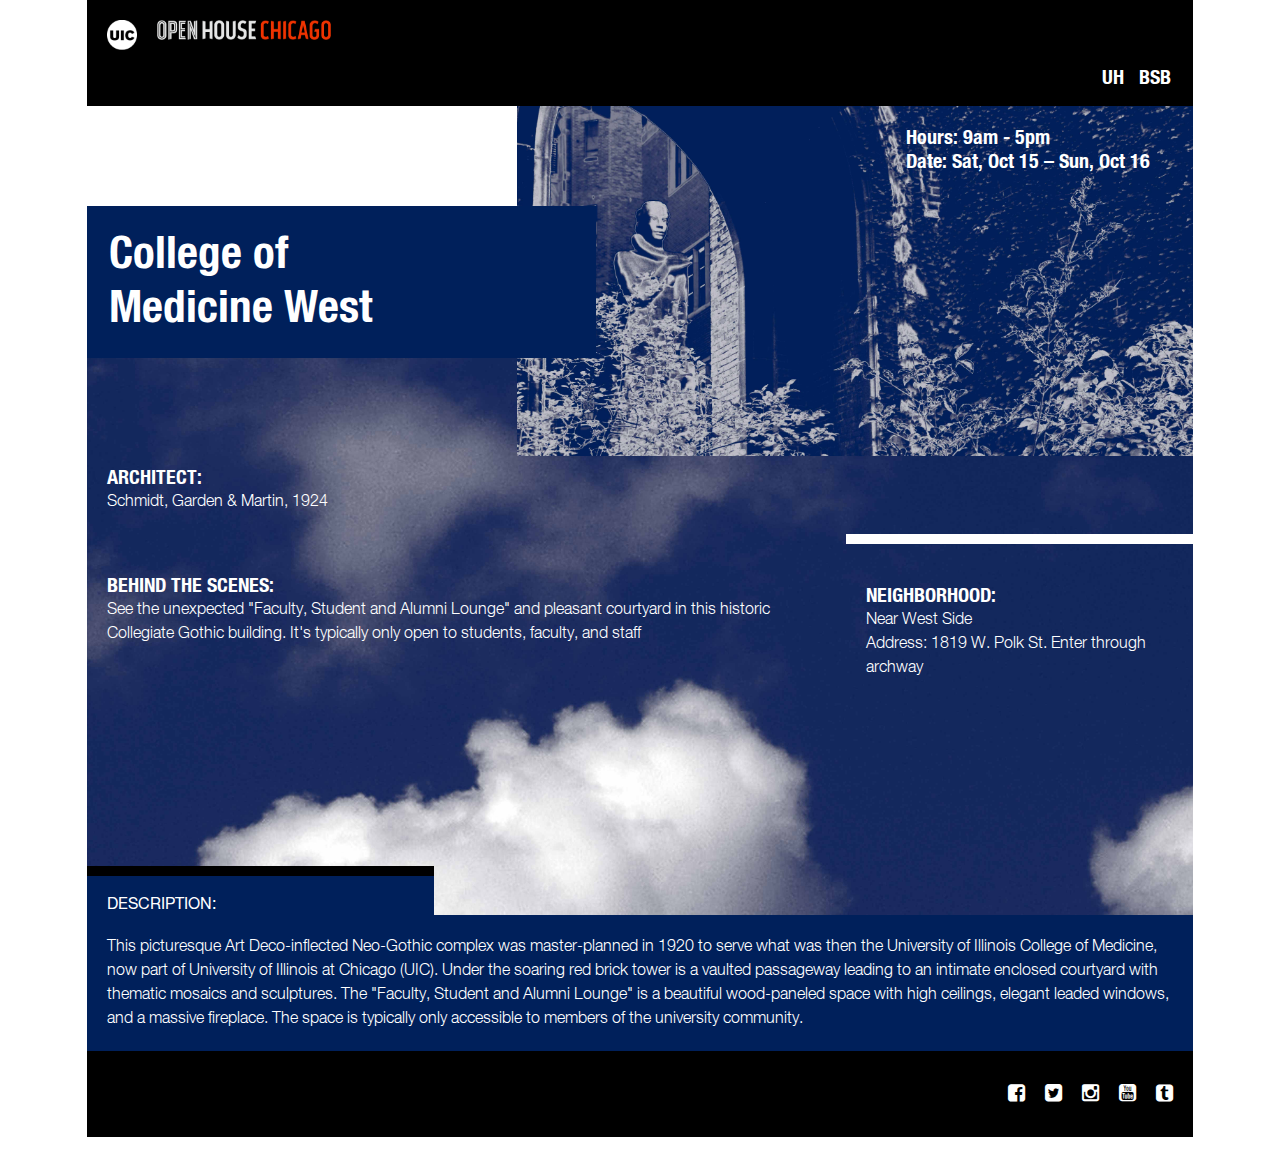
<file: html/cmw.html>
<!DOCTYPE html> 
<html lang="en">

<head>
<meta charset="UTF-8">

<style>
/*div { background-color: #daal; border: 1px dotted white;}*/
</style>

<title>UIC buildings at Open House Chicago</title>
<!--The viewport meta tag to turn off auto-zoom on mobile devices: --> 
<meta name="viewport" content="width=device-width, initial-scale=1.0">

<!-- wrong: 
<link rel="stylesheet" type="style/css" href="css/bsb_styles.css">
-->
<!-- correct: -->
<link rel="stylesheet" type="text/css" href="../css/cmw_styles.css">
<link rel="stylesheet" type="text/css" href="../css/fonts.css"> 

</head>


<body class="">

<div class="container cf">


<header class="cf">

<div class="logos cf">
<div class="logo-1"><img src="../images/uic-light.png" width="30" height="30" alt=""/></div>
	<div class="logo-2"><a href="index.html"><img src="../images/open-house-light.png" width="174" height="20" alt=""/></a></div>
</div>


<nav class="">
<ul>
<li><a href="bsb.html">BSB</a></li>
<li><a href="uvh.html">UH</a><span class="sep"></span></li>
<li><a href="../../jacob-3/landing.html"></a><span class="sep"></span></li>
</ul>
</nav>

</header>





<!-- start center section: -->
<section class="cf">


<div class="section-box-1 cf">
<div class="home-date">
<h2>Hours: 9am - 5pm<br>
Date: Sat, Oct 15 – Sun, Oct 16 </h2>
</div>

<div class="clear"></div>	
</div><!-- end box-1 -->




<div class="section-box-2 cf">

<div class="headline-left">
  <h1>College of<br>
  Medicine West</h1>
	</div>

<div class="clear"></div>	
</div><!-- end box-2 -->




<div class="section-box-4 cf">

<div class="architect-text">
<h2>ARCHITECT:</h2>
<p>Schmidt, Garden & Martin, 1924</p>
</div>

<div class="scenes-text">
	<h2>BEHIND THE SCENES:</h2>
<p>See the unexpected "Faculty, Student and Alumni Lounge" and pleasant courtyard in this historic Collegiate Gothic building. It's typically only open to students, faculty, and staff</p>
</div>

<div class="neighb-text">
	<h2>NEIGHBORHOOD:</h2>
<p>Near West Side</p>
<p>
Address:
1819 W. Polk St.
Enter through archway</p>
</div>

<div class="clear"></div>
</div><!-- end box-4 -->




<div class="section-box-6 cf">
<div class="link-text">
<h3>DESCRIPTION:</h3>
</div>

<div class="link-text-2">
<p>This picturesque Art Deco-inflected Neo-Gothic complex was master-planned in 1920 to serve what was then the University of Illinois College of Medicine, now part of University of Illinois at Chicago (UIC). Under the soaring red brick tower is a vaulted passageway leading to an intimate enclosed courtyard with thematic mosaics and sculptures. The "Faculty, Student and Alumni Lounge" is a beautiful wood-paneled space with high ceilings, elegant leaded windows, and a massive fireplace. The space is typically only accessible to members of the university community.</p>
</div><!-- link-text-2 closing div was missing -->
</div><!-- end box-6 -->



</section>
<!-- end center section: -->




<footer class="cf">

<div class="social">
<ul>
<li><a href="#"><i class="fa fa-facebook-square"></i></a></li>
<li><a href="#"><i class="fa fa-twitter-square"></i></a></li>
<li><a href="#"><i class="fa fa-instagram"></i></a></li>
<li><a href="#"><i class="fa fa-youtube-square"></i></a></li>
<li><a href="#"><i class="fa fa-tumblr-square"></i></a></li>
</ul>
</div>

</footer>	


</div><!-- end of container -->
</body>
</html>
</file>
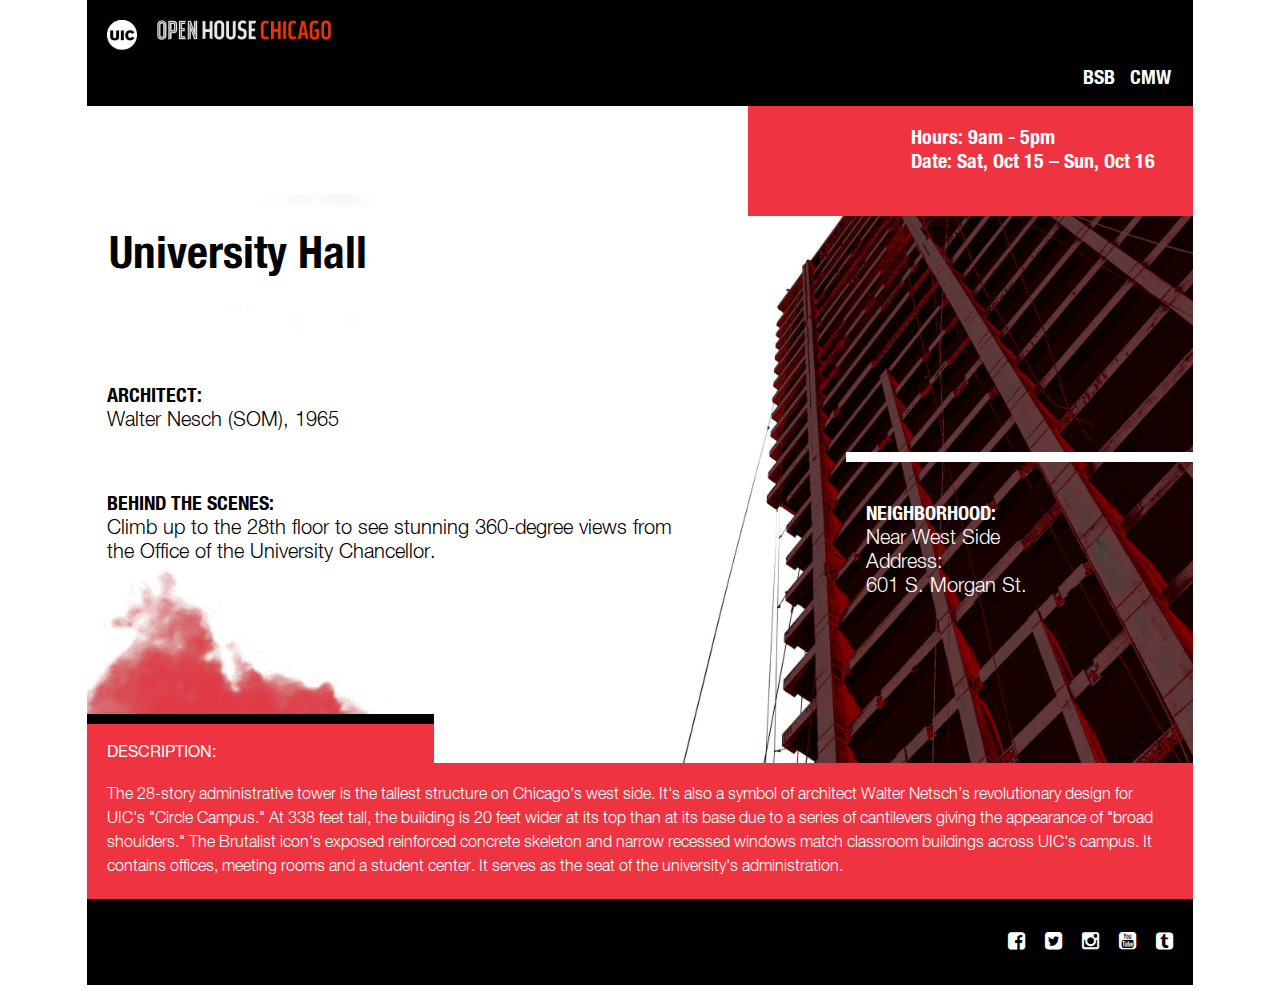
<file: html/uvh.html>
<!DOCTYPE html> 
<html lang="en">

<head>
<meta charset="UTF-8">

<style>
/*div { background-color: #daal; border: 1px dotted white;}*/
</style>

<title>UIC buildings at Open House Chicago</title>
<!--The viewport meta tag to turn off auto-zoom on mobile devices: --> 
<meta name="viewport" content="width=device-width, initial-scale=1.0">

<!-- wrong: 
<link rel="stylesheet" type="style/css" href="css/bsb_styles.css">
-->
<!-- correct: -->
<link rel="stylesheet" type="text/css" href="../css/uvh_styles.css">
<link rel="stylesheet" type="text/css" href="../css/fonts.css"> 

</head>


<body class="">

<div class="container cf">


<header class="cf">

<div class="logos cf">
<div class="logo-1"><img src="../images/uic-light.png" width="30" height="30" alt=""/></div>
	<div class="logo-2"><a href="index.html"><img src="../images/open-house-light.png" width="174" height="20" alt=""/></a></div>
</div>


<nav class="">
<ul>
<li><a href="cmw.html">CMW</a></li>
<li><a href="bsb.html">BSB</a><span class="sep"></span></li>
<li><a href="../../jacob-3/landing.html"></a><span class="sep"></span></li>
</ul>
</nav>

</header>





<!-- start center section: -->
<section class="cf">


<div class="section-box-1 cf">
<div class="home-date">
<h2>Hours: 9am - 5pm<br>
Date: Sat, Oct 15 – Sun, Oct 16 </h2>
</div>

<div class="clear"></div>	
</div><!-- end box-1 -->




<div class="section-box-2 cf">

<div class="headline-left">
  <h1>University Hall</h1>
	</div>

<div class="clear"></div>	
</div><!-- end box-2 -->




<div class="section-box-4 cf">

<div class="architect-text">
<h2>ARCHITECT:<h2>
<p>Walter Nesch (SOM), 1965</p>
</div>

<div class="scenes-text">
<h2>BEHIND THE SCENES:<h2>
<p>Climb up to the 28th floor to see stunning 360-degree views from <br> the Office of the University Chancellor.</p>
</div>

<div class="neighb-text">
<h2>NEIGHBORHOOD:<h2>
<p>Near West Side</p>
<p>Address:<br>
601 S. Morgan St.
	</p>
</div>

<div class="clear"></div>
</div><!-- end box-4 -->




<div class="section-box-6 cf">
<div class="link-text">
<h3>DESCRIPTION:</h3>
</div>

<div class="link-text-2">
<p>The 28-story administrative tower is the tallest structure on Chicago's west side. It's also a symbol of architect Walter Netsch’s revolutionary design for UIC's "Circle Campus." At 338 feet tall, the building is 20 feet wider at its top than at its base due to a series of cantilevers giving the appearance of "broad shoulders." The Brutalist icon's exposed reinforced concrete skeleton and narrow recessed windows match classroom buildings across UIC's campus. It contains offices, meeting rooms and a student center. It serves as the seat of the university's administration.</p>
</div><!-- link-text-2 closing div was missing -->
</div><!-- end box-6 -->



</section>
<!-- end center section: -->




<footer class="cf">

<div class="social">
<ul>
<li><a href="#"><i class="fa fa-facebook-square"></i></a></li>
<li><a href="#"><i class="fa fa-twitter-square"></i></a></li>
<li><a href="#"><i class="fa fa-instagram"></i></a></li>
<li><a href="#"><i class="fa fa-youtube-square"></i></a></li>
<li><a href="#"><i class="fa fa-tumblr-square"></i></a></li>
</ul>
</div>

</footer>	


</div><!-- end of container -->
</body>
</html>
</file>
<file: css/fonts.css>
/**
 * @license
 * My../fonts Webfont Build ID 3316608, 2016-12-03T17:17:47-0500
 * 
 * The ../fonts listed in this notice are subject to the End User License
 * Agreement(s) entered into by the website owner. All other parties are 
 * explicitly restricted from using the Licensed ../fonts(s).
 * 
 * You may obtain a valid license at the URLs below.
 * 
 * Webfont: HelveticaNeueLTStd-BdOu by Linotype
 * URL: http://www.my../fonts.com/../fonts/linotype/neue-helvetica/helvetica-75-bold-outline/
 * Copyright: Copyright &#x00A9; 1991, 2002 Adobe Systems Incorporated.  All Rights Reserved. &#x00A9; 1981, 2002 Heidelberger Druckmaschinen AG. All rights reserved.
 * 
 * Webfont: HelveticaNeueLTStd-Lt by Linotype
 * URL: http://www.my../fonts.com/../fonts/linotype/neue-helvetica/helvetica-45-light/
 * Copyright: Copyright &#x00A9; 1988, 1990, 1993, 2002 Adobe Systems Incorporated.  All Rights Reserved. &#x00A9; 1981, 2002 Heidelberger Druckmaschinen AG. All rights reserved.
 * 
 * Webfont: HelveticaNeueLTStd-LtCn by Linotype
 * URL: http://www.my../fonts.com/../fonts/linotype/neue-helvetica/helvetica-47-light-condensed/
 * Copyright: Copyright &#x00A9; 1990, 2002 Adobe Systems Incorporated.  All Rights Reserved. &#x00A9; 1981, 2002 Heidelberger Druckmaschinen AG. All rights reserved.
 * 
 * Webfont: HelveticaNeueLTStd-Bd by Linotype
 * URL: http://www.my../fonts.com/../fonts/linotype/neue-helvetica/helvetica-75-bold/
 * Copyright: Copyright &#x00A9; 1988, 1990, 1993, 2002 Adobe Systems Incorporated.  All Rights Reserved. &#x00A9; 1981, 2002 Heidelberger Druckmaschinen AG. All rights reserved.
 * 
 * Webfont: HelveticaNeueLTStd-BdCn by Linotype
 * URL: http://www.my../fonts.com/../fonts/linotype/neue-helvetica/helvetica-77-bold-condensed/
 * Copyright: Copyright &#x00A9; 1990, 2002 Adobe Systems Incorporated.  All Rights Reserved. &#x00A9; 1981, 2002 Heidelberger Druckmaschinen AG. All rights reserved.
 * 
 * Webfont: HelveticaNeueLTStd-Hv by Linotype
 * URL: http://www.my../fonts.com/../fonts/linotype/neue-helvetica/helvetica-85-heavy/
 * Copyright: Copyright &#x00A9; 1988, 1990, 1993, 2002 Adobe Systems Incorporated.  All Rights Reserved. &#x00A9; 1981, 2002 Heidelberger Druckmaschinen AG. All rights reserved.
 * 
 * Webfont: HelveticaNeueLTStd-Roman by Linotype
 * URL: http://www.my../fonts.com/../fonts/linotype/neue-helvetica/helvetica-55-roman/
 * Copyright: Copyright &#x00A9; 1988, 1990, 1993, 2002 Adobe Systems Incorporated.  All Rights Reserved. &#x00A9; 1981, 2002 Heidelberger Druckmaschinen AG. All rights reserved.
 * 
 * Webfont: HelveticaNeueLTStd-Cn by Linotype
 * URL: http://www.my../fonts.com/../fonts/linotype/neue-helvetica/helvetica-57-condensed/
 * Copyright: Copyright &#x00A9; 1990, 2002 Adobe Systems Incorporated.  All Rights Reserved. &#x00A9; 1981, 2002 Heidelberger Druckmaschinen AG. All rights reserved.
 * 
 * Webfont: HelveticaNeueLTStd-HvCn by Linotype
 * URL: http://www.my../fonts.com/../fonts/linotype/neue-helvetica/helvetica-87-heavy-condensed/
 * Copyright: Copyright &#x00A9; 1990, 2002 Adobe Systems Incorporated.  All Rights Reserved. &#x00A9; 1981, 2002 Heidelberger Druckmaschinen AG. All rights reserved.
 * 
 * Webfont: HelveticaNeueLTStd-Md by Linotype
 * URL: http://www.my../fonts.com/../fonts/linotype/neue-helvetica/helvetica-65-medium/
 * Copyright: Copyright &#x00A9; 1988, 1990, 1993, 2002 Adobe Systems Incorporated.  All Rights Reserved. &#x00A9; 1981, 2002 Heidelberger Druckmaschinen AG. All rights reserved.
 * 
 * Webfont: HelveticaNeueLTStd-Blk by Linotype
 * URL: http://www.my../fonts.com/../fonts/linotype/neue-helvetica/helvetica-95-black/
 * Copyright: Copyright &#x00A9; 1988, 1990, 1993, 2002 Adobe Systems Incorporated.  All Rights Reserved. &#x00A9; 1981, 2002 Heidelberger Druckmaschinen AG. All rights reserved.
 * 
 * Webfont: HelveticaNeueLTStd-MdCn by Linotype
 * URL: http://www.my../fonts.com/../fonts/linotype/neue-helvetica/helvetica-67-medium-condensed/
 * Copyright: Copyright &#x00A9; 1990, 2002 Adobe Systems Incorporated.  All Rights Reserved. &#x00A9; 1981, 2002 Heidelberger Druckmaschinen AG. All rights reserved.
 * 
 * Webfont: HelveticaNeueLTStd-BlkCn by Linotype
 * URL: http://www.my../fonts.com/../fonts/linotype/neue-helvetica/helvetica-97-black-condensed/
 * Copyright: Copyright &#x00A9; 1990, 2002 Adobe Systems Incorporated.  All Rights Reserved. &#x00A9; 1981, 2002 Heidelberger Druckmaschinen AG. All rights reserved.
 * 
 * 
 * License: http://www.my../fonts.com/viewlicense?type=web&buildid=3316608
 * Licensed pageviews: 250,000
 * 
 * © 2016 My../fonts Inc
*/


/* @import must be at top of file, otherwise CSS will not work */
@import url("//hello.my../fonts.net/count/329b80");

  
@font-face {font-family: 'HelveticaNeueLTStd-BdOu';src: url('../fonts/329B80_0_0.eot');src: url('../fonts/329B80_0_0.eot?#iefix') format('embedded-opentype'),url('../fonts/329B80_0_0.woff2') format('woff2'),url('../fonts/329B80_0_0.woff') format('woff'),url('../fonts/329B80_0_0.ttf') format('truetype'),url('../fonts/329B80_0_0.svg#wf') format('svg');}
 
  
@font-face {font-family: 'HelveticaNeueLTStd-Lt';src: url('../fonts/329B80_1_0.eot');src: url('../fonts/329B80_1_0.eot?#iefix') format('embedded-opentype'),url('../fonts/329B80_1_0.woff2') format('woff2'),url('../fonts/329B80_1_0.woff') format('woff'),url('../fonts/329B80_1_0.ttf') format('truetype'),url('../fonts/329B80_1_0.svg#wf') format('svg');}
 
  
@font-face {font-family: 'HelveticaNeueLTStd-LtCn';src: url('../fonts/329B80_2_0.eot');src: url('../fonts/329B80_2_0.eot?#iefix') format('embedded-opentype'),url('../fonts/329B80_2_0.woff2') format('woff2'),url('../fonts/329B80_2_0.woff') format('woff'),url('../fonts/329B80_2_0.ttf') format('truetype'),url('../fonts/329B80_2_0.svg#wf') format('svg');}
 
  
@font-face {font-family: 'HelveticaNeueLTStd-Bd';src: url('../fonts/329B80_3_0.eot');src: url('../fonts/329B80_3_0.eot?#iefix') format('embedded-opentype'),url('../fonts/329B80_3_0.woff2') format('woff2'),url('../fonts/329B80_3_0.woff') format('woff'),url('../fonts/329B80_3_0.ttf') format('truetype'),url('../fonts/329B80_3_0.svg#wf') format('svg');}
 
  
@font-face {font-family: 'HelveticaNeueLTStd-BdCn';src: url('../fonts/329B80_4_0.eot');src: url('../fonts/329B80_4_0.eot?#iefix') format('embedded-opentype'),url('../fonts/329B80_4_0.woff2') format('woff2'),url('../fonts/329B80_4_0.woff') format('woff'),url('../fonts/329B80_4_0.ttf') format('truetype'),url('../fonts/329B80_4_0.svg#wf') format('svg');}
 
  
@font-face {font-family: 'HelveticaNeueLTStd-Hv';src: url('../fonts/329B80_5_0.eot');src: url('../fonts/329B80_5_0.eot?#iefix') format('embedded-opentype'),url('../fonts/329B80_5_0.woff2') format('woff2'),url('../fonts/329B80_5_0.woff') format('woff'),url('../fonts/329B80_5_0.ttf') format('truetype'),url('../fonts/329B80_5_0.svg#wf') format('svg');}
 
  
@font-face {font-family: 'HelveticaNeueLTStd-Roman';src: url('../fonts/329B80_6_0.eot');src: url('../fonts/329B80_6_0.eot?#iefix') format('embedded-opentype'),url('../fonts/329B80_6_0.woff2') format('woff2'),url('../fonts/329B80_6_0.woff') format('woff'),url('../fonts/329B80_6_0.ttf') format('truetype'),url('../fonts/329B80_6_0.svg#wf') format('svg');}
 
  
@font-face {font-family: 'HelveticaNeueLTStd-Cn';src: url('../fonts/329B80_7_0.eot');src: url('../fonts/329B80_7_0.eot?#iefix') format('embedded-opentype'),url('../fonts/329B80_7_0.woff2') format('woff2'),url('../fonts/329B80_7_0.woff') format('woff'),url('../fonts/329B80_7_0.ttf') format('truetype'),url('../fonts/329B80_7_0.svg#wf') format('svg');}
 
  
@font-face {font-family: 'HelveticaNeueLTStd-HvCn';src: url('../fonts/329B80_8_0.eot');src: url('../fonts/329B80_8_0.eot?#iefix') format('embedded-opentype'),url('../fonts/329B80_8_0.woff2') format('woff2'),url('../fonts/329B80_8_0.woff') format('woff'),url('../fonts/329B80_8_0.ttf') format('truetype'),url('../fonts/329B80_8_0.svg#wf') format('svg');}
 
  
@font-face {font-family: 'HelveticaNeueLTStd-Md';src: url('../fonts/329B80_9_0.eot');src: url('../fonts/329B80_9_0.eot?#iefix') format('embedded-opentype'),url('../fonts/329B80_9_0.woff2') format('woff2'),url('../fonts/329B80_9_0.woff') format('woff'),url('../fonts/329B80_9_0.ttf') format('truetype'),url('../fonts/329B80_9_0.svg#wf') format('svg');}
 
  
@font-face {font-family: 'HelveticaNeueLTStd-Blk';src: url('../fonts/329B80_A_0.eot');src: url('../fonts/329B80_A_0.eot?#iefix') format('embedded-opentype'),url('../fonts/329B80_A_0.woff2') format('woff2'),url('../fonts/329B80_A_0.woff') format('woff'),url('../fonts/329B80_A_0.ttf') format('truetype'),url('../fonts/329B80_A_0.svg#wf') format('svg');}
 
  
@font-face {font-family: 'HelveticaNeueLTStd-MdCn';src: url('../fonts/329B80_B_0.eot');src: url('../fonts/329B80_B_0.eot?#iefix') format('embedded-opentype'),url('../fonts/329B80_B_0.woff2') format('woff2'),url('../fonts/329B80_B_0.woff') format('woff'),url('../fonts/329B80_B_0.ttf') format('truetype'),url('../fonts/329B80_B_0.svg#wf') format('svg');}
 
  
@font-face {font-family: 'HelveticaNeueLTStd-BlkCn';src: url('../fonts/329B80_C_0.eot');src: url('../fonts/329B80_C_0.eot?#iefix') format('embedded-opentype'),url('../fonts/329B80_C_0.woff2') format('woff2'),url('../fonts/329B80_C_0.woff') format('woff'),url('../fonts/329B80_C_0.ttf') format('truetype'),url('../fonts/329B80_C_0.svg#wf') format('svg');}






/*!
 *  Font Awesome 4.5.0 by @davegandy - http://fontawesome.io - @fontawesome
 *  License - http://fontawesome.io/license (Font: SIL OFL 1.1, CSS: MIT License)
 */
/* FONT PATH
 * -------------------------- */
@font-face {
  font-family: 'FontAwesome';
  src: url('../fonts/fontawesome-webfont.eot?v=4.5.0');
  src: url('../fonts/fontawesome-webfont.eot?#iefix&v=4.5.0') format('embedded-opentype'), url('../fonts/fontawesome-webfont.woff2?v=4.5.0') format('woff2'), url('../fonts/fontawesome-webfont.woff?v=4.5.0') format('woff'), url('../fonts/fontawesome-webfont.ttf?v=4.5.0') format('truetype'), url('../fonts/fontawesome-webfont.svg?v=4.5.0#fontawesomeregular') format('svg');
  font-weight: normal;
  font-style: normal;
}
.fa {
  display: inline-block;
  font: normal normal normal 14px/1 FontAwesome;
  font-size: inherit;
  text-rendering: auto;
  -webkit-font-smoothing: antialiased;
  -moz-osx-font-smoothing: grayscale;
}
/* makes the font 33% larger relative to the icon container */
.fa-lg {
  font-size: 1.33333333em;
  line-height: 0.75em;
  vertical-align: -15%;
}
.fa-2x {
  font-size: 2em;
}
.fa-3x {
  font-size: 3em;
}
.fa-4x {
  font-size: 4em;
}
.fa-5x {
  font-size: 5em;
}
.fa-fw {
  width: 1.28571429em;
  text-align: center;
}
.fa-ul {
  padding-left: 0;
  margin-left: 2.14285714em;
  list-style-type: none;
}
.fa-ul > li {
  position: relative;
}
.fa-li {
  position: absolute;
  left: -2.14285714em;
  width: 2.14285714em;
  top: 0.14285714em;
  text-align: center;
}
.fa-li.fa-lg {
  left: -1.85714286em;
}
.fa-border {
  padding: .2em .25em .15em;
  border: solid 0.08em #eeeeee;
  border-radius: .1em;
}
.fa-pull-left {
  float: left;
}
.fa-pull-right {
  float: right;
}
.fa.fa-pull-left {
  margin-right: .3em;
}
.fa.fa-pull-right {
  margin-left: .3em;
}
/* Deprecated as of 4.4.0 */
.pull-right {
  float: right;
}
.pull-left {
  float: left;
}
.fa.pull-left {
  margin-right: .3em;
}
.fa.pull-right {
  margin-left: .3em;
}
.fa-spin {
  -webkit-animation: fa-spin 2s infinite linear;
  animation: fa-spin 2s infinite linear;
}
.fa-pulse {
  -webkit-animation: fa-spin 1s infinite steps(8);
  animation: fa-spin 1s infinite steps(8);
}
@-webkit-keyframes fa-spin {
  0% {
    -webkit-transform: rotate(0deg);
    transform: rotate(0deg);
  }
  100% {
    -webkit-transform: rotate(359deg);
    transform: rotate(359deg);
  }
}
@keyframes fa-spin {
  0% {
    -webkit-transform: rotate(0deg);
    transform: rotate(0deg);
  }
  100% {
    -webkit-transform: rotate(359deg);
    transform: rotate(359deg);
  }
}
.fa-rotate-90 {
  filter: progid:DXImageTransform.Microsoft.BasicImage(rotation=1);
  -webkit-transform: rotate(90deg);
  -ms-transform: rotate(90deg);
  transform: rotate(90deg);
}
.fa-rotate-180 {
  filter: progid:DXImageTransform.Microsoft.BasicImage(rotation=2);
  -webkit-transform: rotate(180deg);
  -ms-transform: rotate(180deg);
  transform: rotate(180deg);
}
.fa-rotate-270 {
  filter: progid:DXImageTransform.Microsoft.BasicImage(rotation=3);
  -webkit-transform: rotate(270deg);
  -ms-transform: rotate(270deg);
  transform: rotate(270deg);
}
.fa-flip-horizontal {
  filter: progid:DXImageTransform.Microsoft.BasicImage(rotation=0, mirror=1);
  -webkit-transform: scale(-1, 1);
  -ms-transform: scale(-1, 1);
  transform: scale(-1, 1);
}
.fa-flip-vertical {
  filter: progid:DXImageTransform.Microsoft.BasicImage(rotation=2, mirror=1);
  -webkit-transform: scale(1, -1);
  -ms-transform: scale(1, -1);
  transform: scale(1, -1);
}
:root .fa-rotate-90,
:root .fa-rotate-180,
:root .fa-rotate-270,
:root .fa-flip-horizontal,
:root .fa-flip-vertical {
  filter: none;
}
.fa-stack {
  position: relative;
  display: inline-block;
  width: 2em;
  height: 2em;
  line-height: 2em;
  vertical-align: middle;
}
.fa-stack-1x,
.fa-stack-2x {
  position: absolute;
  left: 0;
  width: 100%;
  text-align: center;
}
.fa-stack-1x {
  line-height: inherit;
}
.fa-stack-2x {
  font-size: 2em;
}
.fa-inverse {
  color: #ffffff;
}
/* Font Awesome uses the Unicode Private Use Area (PUA) to ensure screen
   readers do not read off random characters that represent icons */
.fa-glass:before {
  content: "\f000";
}
.fa-music:before {
  content: "\f001";
}
.fa-search:before {
  content: "\f002";
}
.fa-envelope-o:before {
  content: "\f003";
}
.fa-heart:before {
  content: "\f004";
}
.fa-star:before {
  content: "\f005";
}
.fa-star-o:before {
  content: "\f006";
}
.fa-user:before {
  content: "\f007";
}
.fa-film:before {
  content: "\f008";
}
.fa-th-large:before {
  content: "\f009";
}
.fa-th:before {
  content: "\f00a";
}
.fa-th-list:before {
  content: "\f00b";
}
.fa-check:before {
  content: "\f00c";
}
.fa-remove:before,
.fa-close:before,
.fa-times:before {
  content: "\f00d";
}
.fa-search-plus:before {
  content: "\f00e";
}
.fa-search-minus:before {
  content: "\f010";
}
.fa-power-off:before {
  content: "\f011";
}
.fa-signal:before {
  content: "\f012";
}
.fa-gear:before,
.fa-cog:before {
  content: "\f013";
}
.fa-trash-o:before {
  content: "\f014";
}
.fa-home:before {
  content: "\f015";
}
.fa-file-o:before {
  content: "\f016";
}
.fa-clock-o:before {
  content: "\f017";
}
.fa-road:before {
  content: "\f018";
}
.fa-download:before {
  content: "\f019";
}
.fa-arrow-circle-o-down:before {
  content: "\f01a";
}
.fa-arrow-circle-o-up:before {
  content: "\f01b";
}
.fa-inbox:before {
  content: "\f01c";
}
.fa-play-circle-o:before {
  content: "\f01d";
}
.fa-rotate-right:before,
.fa-repeat:before {
  content: "\f01e";
}
.fa-refresh:before {
  content: "\f021";
}
.fa-list-alt:before {
  content: "\f022";
}
.fa-lock:before {
  content: "\f023";
}
.fa-flag:before {
  content: "\f024";
}
.fa-headphones:before {
  content: "\f025";
}
.fa-volume-off:before {
  content: "\f026";
}
.fa-volume-down:before {
  content: "\f027";
}
.fa-volume-up:before {
  content: "\f028";
}
.fa-qrcode:before {
  content: "\f029";
}
.fa-barcode:before {
  content: "\f02a";
}
.fa-tag:before {
  content: "\f02b";
}
.fa-tags:before {
  content: "\f02c";
}
.fa-book:before {
  content: "\f02d";
}
.fa-bookmark:before {
  content: "\f02e";
}
.fa-print:before {
  content: "\f02f";
}
.fa-camera:before {
  content: "\f030";
}
.fa-font:before {
  content: "\f031";
}
.fa-bold:before {
  content: "\f032";
}
.fa-italic:before {
  content: "\f033";
}
.fa-text-height:before {
  content: "\f034";
}
.fa-text-width:before {
  content: "\f035";
}
.fa-align-left:before {
  content: "\f036";
}
.fa-align-center:before {
  content: "\f037";
}
.fa-align-right:before {
  content: "\f038";
}
.fa-align-justify:before {
  content: "\f039";
}
.fa-list:before {
  content: "\f03a";
}
.fa-dedent:before,
.fa-outdent:before {
  content: "\f03b";
}
.fa-indent:before {
  content: "\f03c";
}
.fa-video-camera:before {
  content: "\f03d";
}
.fa-photo:before,
.fa-image:before,
.fa-picture-o:before {
  content: "\f03e";
}
.fa-pencil:before {
  content: "\f040";
}
.fa-map-marker:before {
  content: "\f041";
}
.fa-adjust:before {
  content: "\f042";
}
.fa-tint:before {
  content: "\f043";
}
.fa-edit:before,
.fa-pencil-square-o:before {
  content: "\f044";
}
.fa-share-square-o:before {
  content: "\f045";
}
.fa-check-square-o:before {
  content: "\f046";
}
.fa-arrows:before {
  content: "\f047";
}
.fa-step-backward:before {
  content: "\f048";
}
.fa-fast-backward:before {
  content: "\f049";
}
.fa-backward:before {
  content: "\f04a";
}
.fa-play:before {
  content: "\f04b";
}
.fa-pause:before {
  content: "\f04c";
}
.fa-stop:before {
  content: "\f04d";
}
.fa-forward:before {
  content: "\f04e";
}
.fa-fast-forward:before {
  content: "\f050";
}
.fa-step-forward:before {
  content: "\f051";
}
.fa-eject:before {
  content: "\f052";
}
.fa-chevron-left:before {
  content: "\f053";
}
.fa-chevron-right:before {
  content: "\f054";
}
.fa-plus-circle:before {
  content: "\f055";
}
.fa-minus-circle:before {
  content: "\f056";
}
.fa-times-circle:before {
  content: "\f057";
}
.fa-check-circle:before {
  content: "\f058";
}
.fa-question-circle:before {
  content: "\f059";
}
.fa-info-circle:before {
  content: "\f05a";
}
.fa-crosshairs:before {
  content: "\f05b";
}
.fa-times-circle-o:before {
  content: "\f05c";
}
.fa-check-circle-o:before {
  content: "\f05d";
}
.fa-ban:before {
  content: "\f05e";
}
.fa-arrow-left:before {
  content: "\f060";
}
.fa-arrow-right:before {
  content: "\f061";
}
.fa-arrow-up:before {
  content: "\f062";
}
.fa-arrow-down:before {
  content: "\f063";
}
.fa-mail-forward:before,
.fa-share:before {
  content: "\f064";
}
.fa-expand:before {
  content: "\f065";
}
.fa-compress:before {
  content: "\f066";
}
.fa-plus:before {
  content: "\f067";
}
.fa-minus:before {
  content: "\f068";
}
.fa-asterisk:before {
  content: "\f069";
}
.fa-exclamation-circle:before {
  content: "\f06a";
}
.fa-gift:before {
  content: "\f06b";
}
.fa-leaf:before {
  content: "\f06c";
}
.fa-fire:before {
  content: "\f06d";
}
.fa-eye:before {
  content: "\f06e";
}
.fa-eye-slash:before {
  content: "\f070";
}
.fa-warning:before,
.fa-exclamation-triangle:before {
  content: "\f071";
}
.fa-plane:before {
  content: "\f072";
}
.fa-calendar:before {
  content: "\f073";
}
.fa-random:before {
  content: "\f074";
}
.fa-comment:before {
  content: "\f075";
}
.fa-magnet:before {
  content: "\f076";
}
.fa-chevron-up:before {
  content: "\f077";
}
.fa-chevron-down:before {
  content: "\f078";
}
.fa-retweet:before {
  content: "\f079";
}
.fa-shopping-cart:before {
  content: "\f07a";
}
.fa-folder:before {
  content: "\f07b";
}
.fa-folder-open:before {
  content: "\f07c";
}
.fa-arrows-v:before {
  content: "\f07d";
}
.fa-arrows-h:before {
  content: "\f07e";
}
.fa-bar-chart-o:before,
.fa-bar-chart:before {
  content: "\f080";
}
.fa-twitter-square:before {
  content: "\f081";
}
.fa-facebook-square:before {
  content: "\f082";
}
.fa-camera-retro:before {
  content: "\f083";
}
.fa-key:before {
  content: "\f084";
}
.fa-gears:before,
.fa-cogs:before {
  content: "\f085";
}
.fa-comments:before {
  content: "\f086";
}
.fa-thumbs-o-up:before {
  content: "\f087";
}
.fa-thumbs-o-down:before {
  content: "\f088";
}
.fa-star-half:before {
  content: "\f089";
}
.fa-heart-o:before {
  content: "\f08a";
}
.fa-sign-out:before {
  content: "\f08b";
}
.fa-linkedin-square:before {
  content: "\f08c";
}
.fa-thumb-tack:before {
  content: "\f08d";
}
.fa-external-link:before {
  content: "\f08e";
}
.fa-sign-in:before {
  content: "\f090";
}
.fa-trophy:before {
  content: "\f091";
}
.fa-github-square:before {
  content: "\f092";
}
.fa-upload:before {
  content: "\f093";
}
.fa-lemon-o:before {
  content: "\f094";
}
.fa-phone:before {
  content: "\f095";
}
.fa-square-o:before {
  content: "\f096";
}
.fa-bookmark-o:before {
  content: "\f097";
}
.fa-phone-square:before {
  content: "\f098";
}
.fa-twitter:before {
  content: "\f099";
}
.fa-facebook-f:before,
.fa-facebook:before {
  content: "\f09a";
}
.fa-github:before {
  content: "\f09b";
}
.fa-unlock:before {
  content: "\f09c";
}
.fa-credit-card:before {
  content: "\f09d";
}
.fa-feed:before,
.fa-rss:before {
  content: "\f09e";
}
.fa-hdd-o:before {
  content: "\f0a0";
}
.fa-bullhorn:before {
  content: "\f0a1";
}
.fa-bell:before {
  content: "\f0f3";
}
.fa-certificate:before {
  content: "\f0a3";
}
.fa-hand-o-right:before {
  content: "\f0a4";
}
.fa-hand-o-left:before {
  content: "\f0a5";
}
.fa-hand-o-up:before {
  content: "\f0a6";
}
.fa-hand-o-down:before {
  content: "\f0a7";
}
.fa-arrow-circle-left:before {
  content: "\f0a8";
}
.fa-arrow-circle-right:before {
  content: "\f0a9";
}
.fa-arrow-circle-up:before {
  content: "\f0aa";
}
.fa-arrow-circle-down:before {
  content: "\f0ab";
}
.fa-globe:before {
  content: "\f0ac";
}
.fa-wrench:before {
  content: "\f0ad";
}
.fa-tasks:before {
  content: "\f0ae";
}
.fa-filter:before {
  content: "\f0b0";
}
.fa-briefcase:before {
  content: "\f0b1";
}
.fa-arrows-alt:before {
  content: "\f0b2";
}
.fa-group:before,
.fa-users:before {
  content: "\f0c0";
}
.fa-chain:before,
.fa-link:before {
  content: "\f0c1";
}
.fa-cloud:before {
  content: "\f0c2";
}
.fa-flask:before {
  content: "\f0c3";
}
.fa-cut:before,
.fa-scissors:before {
  content: "\f0c4";
}
.fa-copy:before,
.fa-files-o:before {
  content: "\f0c5";
}
.fa-paperclip:before {
  content: "\f0c6";
}
.fa-save:before,
.fa-floppy-o:before {
  content: "\f0c7";
}
.fa-square:before {
  content: "\f0c8";
}
.fa-navicon:before,
.fa-reorder:before,
.fa-bars:before {
  content: "\f0c9";
}
.fa-list-ul:before {
  content: "\f0ca";
}
.fa-list-ol:before {
  content: "\f0cb";
}
.fa-strikethrough:before {
  content: "\f0cc";
}
.fa-underline:before {
  content: "\f0cd";
}
.fa-table:before {
  content: "\f0ce";
}
.fa-magic:before {
  content: "\f0d0";
}
.fa-truck:before {
  content: "\f0d1";
}
.fa-pinterest:before {
  content: "\f0d2";
}
.fa-pinterest-square:before {
  content: "\f0d3";
}
.fa-google-plus-square:before {
  content: "\f0d4";
}
.fa-google-plus:before {
  content: "\f0d5";
}
.fa-money:before {
  content: "\f0d6";
}
.fa-caret-down:before {
  content: "\f0d7";
}
.fa-caret-up:before {
  content: "\f0d8";
}
.fa-caret-left:before {
  content: "\f0d9";
}
.fa-caret-right:before {
  content: "\f0da";
}
.fa-columns:before {
  content: "\f0db";
}
.fa-unsorted:before,
.fa-sort:before {
  content: "\f0dc";
}
.fa-sort-down:before,
.fa-sort-desc:before {
  content: "\f0dd";
}
.fa-sort-up:before,
.fa-sort-asc:before {
  content: "\f0de";
}
.fa-envelope:before {
  content: "\f0e0";
}
.fa-linkedin:before {
  content: "\f0e1";
}
.fa-rotate-left:before,
.fa-undo:before {
  content: "\f0e2";
}
.fa-legal:before,
.fa-gavel:before {
  content: "\f0e3";
}
.fa-dashboard:before,
.fa-tachometer:before {
  content: "\f0e4";
}
.fa-comment-o:before {
  content: "\f0e5";
}
.fa-comments-o:before {
  content: "\f0e6";
}
.fa-flash:before,
.fa-bolt:before {
  content: "\f0e7";
}
.fa-sitemap:before {
  content: "\f0e8";
}
.fa-umbrella:before {
  content: "\f0e9";
}
.fa-paste:before,
.fa-clipboard:before {
  content: "\f0ea";
}
.fa-lightbulb-o:before {
  content: "\f0eb";
}
.fa-exchange:before {
  content: "\f0ec";
}
.fa-cloud-download:before {
  content: "\f0ed";
}
.fa-cloud-upload:before {
  content: "\f0ee";
}
.fa-user-md:before {
  content: "\f0f0";
}
.fa-stethoscope:before {
  content: "\f0f1";
}
.fa-suitcase:before {
  content: "\f0f2";
}
.fa-bell-o:before {
  content: "\f0a2";
}
.fa-coffee:before {
  content: "\f0f4";
}
.fa-cutlery:before {
  content: "\f0f5";
}
.fa-file-text-o:before {
  content: "\f0f6";
}
.fa-building-o:before {
  content: "\f0f7";
}
.fa-hospital-o:before {
  content: "\f0f8";
}
.fa-ambulance:before {
  content: "\f0f9";
}
.fa-medkit:before {
  content: "\f0fa";
}
.fa-fighter-jet:before {
  content: "\f0fb";
}
.fa-beer:before {
  content: "\f0fc";
}
.fa-h-square:before {
  content: "\f0fd";
}
.fa-plus-square:before {
  content: "\f0fe";
}
.fa-angle-double-left:before {
  content: "\f100";
}
.fa-angle-double-right:before {
  content: "\f101";
}
.fa-angle-double-up:before {
  content: "\f102";
}
.fa-angle-double-down:before {
  content: "\f103";
}
.fa-angle-left:before {
  content: "\f104";
}
.fa-angle-right:before {
  content: "\f105";
}
.fa-angle-up:before {
  content: "\f106";
}
.fa-angle-down:before {
  content: "\f107";
}
.fa-desktop:before {
  content: "\f108";
}
.fa-laptop:before {
  content: "\f109";
}
.fa-tablet:before {
  content: "\f10a";
}
.fa-mobile-phone:before,
.fa-mobile:before {
  content: "\f10b";
}
.fa-circle-o:before {
  content: "\f10c";
}
.fa-quote-left:before {
  content: "\f10d";
}
.fa-quote-right:before {
  content: "\f10e";
}
.fa-spinner:before {
  content: "\f110";
}
.fa-circle:before {
  content: "\f111";
}
.fa-mail-reply:before,
.fa-reply:before {
  content: "\f112";
}
.fa-github-alt:before {
  content: "\f113";
}
.fa-folder-o:before {
  content: "\f114";
}
.fa-folder-open-o:before {
  content: "\f115";
}
.fa-smile-o:before {
  content: "\f118";
}
.fa-frown-o:before {
  content: "\f119";
}
.fa-meh-o:before {
  content: "\f11a";
}
.fa-gamepad:before {
  content: "\f11b";
}
.fa-keyboard-o:before {
  content: "\f11c";
}
.fa-flag-o:before {
  content: "\f11d";
}
.fa-flag-checkered:before {
  content: "\f11e";
}
.fa-terminal:before {
  content: "\f120";
}
.fa-code:before {
  content: "\f121";
}
.fa-mail-reply-all:before,
.fa-reply-all:before {
  content: "\f122";
}
.fa-star-half-empty:before,
.fa-star-half-full:before,
.fa-star-half-o:before {
  content: "\f123";
}
.fa-location-arrow:before {
  content: "\f124";
}
.fa-crop:before {
  content: "\f125";
}
.fa-code-fork:before {
  content: "\f126";
}
.fa-unlink:before,
.fa-chain-broken:before {
  content: "\f127";
}
.fa-question:before {
  content: "\f128";
}
.fa-info:before {
  content: "\f129";
}
.fa-exclamation:before {
  content: "\f12a";
}
.fa-superscript:before {
  content: "\f12b";
}
.fa-subscript:before {
  content: "\f12c";
}
.fa-eraser:before {
  content: "\f12d";
}
.fa-puzzle-piece:before {
  content: "\f12e";
}
.fa-microphone:before {
  content: "\f130";
}
.fa-microphone-slash:before {
  content: "\f131";
}
.fa-shield:before {
  content: "\f132";
}
.fa-calendar-o:before {
  content: "\f133";
}
.fa-fire-extinguisher:before {
  content: "\f134";
}
.fa-rocket:before {
  content: "\f135";
}
.fa-maxcdn:before {
  content: "\f136";
}
.fa-chevron-circle-left:before {
  content: "\f137";
}
.fa-chevron-circle-right:before {
  content: "\f138";
}
.fa-chevron-circle-up:before {
  content: "\f139";
}
.fa-chevron-circle-down:before {
  content: "\f13a";
}
.fa-html5:before {
  content: "\f13b";
}
.fa-css3:before {
  content: "\f13c";
}
.fa-anchor:before {
  content: "\f13d";
}
.fa-unlock-alt:before {
  content: "\f13e";
}
.fa-bullseye:before {
  content: "\f140";
}
.fa-ellipsis-h:before {
  content: "\f141";
}
.fa-ellipsis-v:before {
  content: "\f142";
}
.fa-rss-square:before {
  content: "\f143";
}
.fa-play-circle:before {
  content: "\f144";
}
.fa-ticket:before {
  content: "\f145";
}
.fa-minus-square:before {
  content: "\f146";
}
.fa-minus-square-o:before {
  content: "\f147";
}
.fa-level-up:before {
  content: "\f148";
}
.fa-level-down:before {
  content: "\f149";
}
.fa-check-square:before {
  content: "\f14a";
}
.fa-pencil-square:before {
  content: "\f14b";
}
.fa-external-link-square:before {
  content: "\f14c";
}
.fa-share-square:before {
  content: "\f14d";
}
.fa-compass:before {
  content: "\f14e";
}
.fa-toggle-down:before,
.fa-caret-square-o-down:before {
  content: "\f150";
}
.fa-toggle-up:before,
.fa-caret-square-o-up:before {
  content: "\f151";
}
.fa-toggle-right:before,
.fa-caret-square-o-right:before {
  content: "\f152";
}
.fa-euro:before,
.fa-eur:before {
  content: "\f153";
}
.fa-gbp:before {
  content: "\f154";
}
.fa-dollar:before,
.fa-usd:before {
  content: "\f155";
}
.fa-rupee:before,
.fa-inr:before {
  content: "\f156";
}
.fa-cny:before,
.fa-rmb:before,
.fa-yen:before,
.fa-jpy:before {
  content: "\f157";
}
.fa-ruble:before,
.fa-rouble:before,
.fa-rub:before {
  content: "\f158";
}
.fa-won:before,
.fa-krw:before {
  content: "\f159";
}
.fa-bitcoin:before,
.fa-btc:before {
  content: "\f15a";
}
.fa-file:before {
  content: "\f15b";
}
.fa-file-text:before {
  content: "\f15c";
}
.fa-sort-alpha-asc:before {
  content: "\f15d";
}
.fa-sort-alpha-desc:before {
  content: "\f15e";
}
.fa-sort-amount-asc:before {
  content: "\f160";
}
.fa-sort-amount-desc:before {
  content: "\f161";
}
.fa-sort-numeric-asc:before {
  content: "\f162";
}
.fa-sort-numeric-desc:before {
  content: "\f163";
}
.fa-thumbs-up:before {
  content: "\f164";
}
.fa-thumbs-down:before {
  content: "\f165";
}
.fa-youtube-square:before {
  content: "\f166";
}
.fa-youtube:before {
  content: "\f167";
}
.fa-xing:before {
  content: "\f168";
}
.fa-xing-square:before {
  content: "\f169";
}
.fa-youtube-play:before {
  content: "\f16a";
}
.fa-dropbox:before {
  content: "\f16b";
}
.fa-stack-overflow:before {
  content: "\f16c";
}
.fa-instagram:before {
  content: "\f16d";
}
.fa-flickr:before {
  content: "\f16e";
}
.fa-adn:before {
  content: "\f170";
}
.fa-bitbucket:before {
  content: "\f171";
}
.fa-bitbucket-square:before {
  content: "\f172";
}
.fa-tumblr:before {
  content: "\f173";
}
.fa-tumblr-square:before {
  content: "\f174";
}
.fa-long-arrow-down:before {
  content: "\f175";
}
.fa-long-arrow-up:before {
  content: "\f176";
}
.fa-long-arrow-left:before {
  content: "\f177";
}
.fa-long-arrow-right:before {
  content: "\f178";
}
.fa-apple:before {
  content: "\f179";
}
.fa-windows:before {
  content: "\f17a";
}
.fa-android:before {
  content: "\f17b";
}
.fa-linux:before {
  content: "\f17c";
}
.fa-dribbble:before {
  content: "\f17d";
}
.fa-skype:before {
  content: "\f17e";
}
.fa-foursquare:before {
  content: "\f180";
}
.fa-trello:before {
  content: "\f181";
}
.fa-female:before {
  content: "\f182";
}
.fa-male:before {
  content: "\f183";
}
.fa-gittip:before,
.fa-gratipay:before {
  content: "\f184";
}
.fa-sun-o:before {
  content: "\f185";
}
.fa-moon-o:before {
  content: "\f186";
}
.fa-archive:before {
  content: "\f187";
}
.fa-bug:before {
  content: "\f188";
}
.fa-vk:before {
  content: "\f189";
}
.fa-weibo:before {
  content: "\f18a";
}
.fa-renren:before {
  content: "\f18b";
}
.fa-pagelines:before {
  content: "\f18c";
}
.fa-stack-exchange:before {
  content: "\f18d";
}
.fa-arrow-circle-o-right:before {
  content: "\f18e";
}
.fa-arrow-circle-o-left:before {
  content: "\f190";
}
.fa-toggle-left:before,
.fa-caret-square-o-left:before {
  content: "\f191";
}
.fa-dot-circle-o:before {
  content: "\f192";
}
.fa-wheelchair:before {
  content: "\f193";
}
.fa-vimeo-square:before {
  content: "\f194";
}
.fa-turkish-lira:before,
.fa-try:before {
  content: "\f195";
}
.fa-plus-square-o:before {
  content: "\f196";
}
.fa-space-shuttle:before {
  content: "\f197";
}
.fa-slack:before {
  content: "\f198";
}
.fa-envelope-square:before {
  content: "\f199";
}
.fa-wordpress:before {
  content: "\f19a";
}
.fa-openid:before {
  content: "\f19b";
}
.fa-institution:before,
.fa-bank:before,
.fa-university:before {
  content: "\f19c";
}
.fa-mortar-board:before,
.fa-graduation-cap:before {
  content: "\f19d";
}
.fa-yahoo:before {
  content: "\f19e";
}
.fa-google:before {
  content: "\f1a0";
}
.fa-reddit:before {
  content: "\f1a1";
}
.fa-reddit-square:before {
  content: "\f1a2";
}
.fa-stumbleupon-circle:before {
  content: "\f1a3";
}
.fa-stumbleupon:before {
  content: "\f1a4";
}
.fa-delicious:before {
  content: "\f1a5";
}
.fa-digg:before {
  content: "\f1a6";
}
.fa-pied-piper:before {
  content: "\f1a7";
}
.fa-pied-piper-alt:before {
  content: "\f1a8";
}
.fa-drupal:before {
  content: "\f1a9";
}
.fa-joomla:before {
  content: "\f1aa";
}
.fa-language:before {
  content: "\f1ab";
}
.fa-fax:before {
  content: "\f1ac";
}
.fa-building:before {
  content: "\f1ad";
}
.fa-child:before {
  content: "\f1ae";
}
.fa-paw:before {
  content: "\f1b0";
}
.fa-spoon:before {
  content: "\f1b1";
}
.fa-cube:before {
  content: "\f1b2";
}
.fa-cubes:before {
  content: "\f1b3";
}
.fa-behance:before {
  content: "\f1b4";
}
.fa-behance-square:before {
  content: "\f1b5";
}
.fa-steam:before {
  content: "\f1b6";
}
.fa-steam-square:before {
  content: "\f1b7";
}
.fa-recycle:before {
  content: "\f1b8";
}
.fa-automobile:before,
.fa-car:before {
  content: "\f1b9";
}
.fa-cab:before,
.fa-taxi:before {
  content: "\f1ba";
}
.fa-tree:before {
  content: "\f1bb";
}
.fa-spotify:before {
  content: "\f1bc";
}
.fa-deviantart:before {
  content: "\f1bd";
}
.fa-soundcloud:before {
  content: "\f1be";
}
.fa-database:before {
  content: "\f1c0";
}
.fa-file-pdf-o:before {
  content: "\f1c1";
}
.fa-file-word-o:before {
  content: "\f1c2";
}
.fa-file-excel-o:before {
  content: "\f1c3";
}
.fa-file-powerpoint-o:before {
  content: "\f1c4";
}
.fa-file-photo-o:before,
.fa-file-picture-o:before,
.fa-file-image-o:before {
  content: "\f1c5";
}
.fa-file-zip-o:before,
.fa-file-archive-o:before {
  content: "\f1c6";
}
.fa-file-sound-o:before,
.fa-file-audio-o:before {
  content: "\f1c7";
}
.fa-file-movie-o:before,
.fa-file-video-o:before {
  content: "\f1c8";
}
.fa-file-code-o:before {
  content: "\f1c9";
}
.fa-vine:before {
  content: "\f1ca";
}
.fa-codepen:before {
  content: "\f1cb";
}
.fa-jsfiddle:before {
  content: "\f1cc";
}
.fa-life-bouy:before,
.fa-life-buoy:before,
.fa-life-saver:before,
.fa-support:before,
.fa-life-ring:before {
  content: "\f1cd";
}
.fa-circle-o-notch:before {
  content: "\f1ce";
}
.fa-ra:before,
.fa-rebel:before {
  content: "\f1d0";
}
.fa-ge:before,
.fa-empire:before {
  content: "\f1d1";
}
.fa-git-square:before {
  content: "\f1d2";
}
.fa-git:before {
  content: "\f1d3";
}
.fa-y-combinator-square:before,
.fa-yc-square:before,
.fa-hacker-news:before {
  content: "\f1d4";
}
.fa-tencent-weibo:before {
  content: "\f1d5";
}
.fa-qq:before {
  content: "\f1d6";
}
.fa-wechat:before,
.fa-weixin:before {
  content: "\f1d7";
}
.fa-send:before,
.fa-paper-plane:before {
  content: "\f1d8";
}
.fa-send-o:before,
.fa-paper-plane-o:before {
  content: "\f1d9";
}
.fa-history:before {
  content: "\f1da";
}
.fa-circle-thin:before {
  content: "\f1db";
}
.fa-header:before {
  content: "\f1dc";
}
.fa-paragraph:before {
  content: "\f1dd";
}
.fa-sliders:before {
  content: "\f1de";
}
.fa-share-alt:before {
  content: "\f1e0";
}
.fa-share-alt-square:before {
  content: "\f1e1";
}
.fa-bomb:before {
  content: "\f1e2";
}
.fa-soccer-ball-o:before,
.fa-futbol-o:before {
  content: "\f1e3";
}
.fa-tty:before {
  content: "\f1e4";
}
.fa-binoculars:before {
  content: "\f1e5";
}
.fa-plug:before {
  content: "\f1e6";
}
.fa-slideshare:before {
  content: "\f1e7";
}
.fa-twitch:before {
  content: "\f1e8";
}
.fa-yelp:before {
  content: "\f1e9";
}
.fa-newspaper-o:before {
  content: "\f1ea";
}
.fa-wifi:before {
  content: "\f1eb";
}
.fa-calculator:before {
  content: "\f1ec";
}
.fa-paypal:before {
  content: "\f1ed";
}
.fa-google-wallet:before {
  content: "\f1ee";
}
.fa-cc-visa:before {
  content: "\f1f0";
}
.fa-cc-mastercard:before {
  content: "\f1f1";
}
.fa-cc-discover:before {
  content: "\f1f2";
}
.fa-cc-amex:before {
  content: "\f1f3";
}
.fa-cc-paypal:before {
  content: "\f1f4";
}
.fa-cc-stripe:before {
  content: "\f1f5";
}
.fa-bell-slash:before {
  content: "\f1f6";
}
.fa-bell-slash-o:before {
  content: "\f1f7";
}
.fa-trash:before {
  content: "\f1f8";
}
.fa-copyright:before {
  content: "\f1f9";
}
.fa-at:before {
  content: "\f1fa";
}
.fa-eyedropper:before {
  content: "\f1fb";
}
.fa-paint-brush:before {
  content: "\f1fc";
}
.fa-birthday-cake:before {
  content: "\f1fd";
}
.fa-area-chart:before {
  content: "\f1fe";
}
.fa-pie-chart:before {
  content: "\f200";
}
.fa-line-chart:before {
  content: "\f201";
}
.fa-lastfm:before {
  content: "\f202";
}
.fa-lastfm-square:before {
  content: "\f203";
}
.fa-toggle-off:before {
  content: "\f204";
}
.fa-toggle-on:before {
  content: "\f205";
}
.fa-bicycle:before {
  content: "\f206";
}
.fa-bus:before {
  content: "\f207";
}
.fa-ioxhost:before {
  content: "\f208";
}
.fa-angellist:before {
  content: "\f209";
}
.fa-cc:before {
  content: "\f20a";
}
.fa-shekel:before,
.fa-sheqel:before,
.fa-ils:before {
  content: "\f20b";
}
.fa-meanpath:before {
  content: "\f20c";
}
.fa-buysellads:before {
  content: "\f20d";
}
.fa-connectdevelop:before {
  content: "\f20e";
}
.fa-dashcube:before {
  content: "\f210";
}
.fa-forumbee:before {
  content: "\f211";
}
.fa-leanpub:before {
  content: "\f212";
}
.fa-sellsy:before {
  content: "\f213";
}
.fa-shirtsinbulk:before {
  content: "\f214";
}
.fa-simplybuilt:before {
  content: "\f215";
}
.fa-skyatlas:before {
  content: "\f216";
}
.fa-cart-plus:before {
  content: "\f217";
}
.fa-cart-arrow-down:before {
  content: "\f218";
}
.fa-diamond:before {
  content: "\f219";
}
.fa-ship:before {
  content: "\f21a";
}
.fa-user-secret:before {
  content: "\f21b";
}
.fa-motorcycle:before {
  content: "\f21c";
}
.fa-street-view:before {
  content: "\f21d";
}
.fa-heartbeat:before {
  content: "\f21e";
}
.fa-venus:before {
  content: "\f221";
}
.fa-mars:before {
  content: "\f222";
}
.fa-mercury:before {
  content: "\f223";
}
.fa-intersex:before,
.fa-transgender:before {
  content: "\f224";
}
.fa-transgender-alt:before {
  content: "\f225";
}
.fa-venus-double:before {
  content: "\f226";
}
.fa-mars-double:before {
  content: "\f227";
}
.fa-venus-mars:before {
  content: "\f228";
}
.fa-mars-stroke:before {
  content: "\f229";
}
.fa-mars-stroke-v:before {
  content: "\f22a";
}
.fa-mars-stroke-h:before {
  content: "\f22b";
}
.fa-neuter:before {
  content: "\f22c";
}
.fa-genderless:before {
  content: "\f22d";
}
.fa-facebook-official:before {
  content: "\f230";
}
.fa-pinterest-p:before {
  content: "\f231";
}
.fa-whatsapp:before {
  content: "\f232";
}
.fa-server:before {
  content: "\f233";
}
.fa-user-plus:before {
  content: "\f234";
}
.fa-user-times:before {
  content: "\f235";
}
.fa-hotel:before,
.fa-bed:before {
  content: "\f236";
}
.fa-viacoin:before {
  content: "\f237";
}
.fa-train:before {
  content: "\f238";
}
.fa-subway:before {
  content: "\f239";
}
.fa-medium:before {
  content: "\f23a";
}
.fa-yc:before,
.fa-y-combinator:before {
  content: "\f23b";
}
.fa-optin-monster:before {
  content: "\f23c";
}
.fa-opencart:before {
  content: "\f23d";
}
.fa-expeditedssl:before {
  content: "\f23e";
}
.fa-battery-4:before,
.fa-battery-full:before {
  content: "\f240";
}
.fa-battery-3:before,
.fa-battery-three-quarters:before {
  content: "\f241";
}
.fa-battery-2:before,
.fa-battery-half:before {
  content: "\f242";
}
.fa-battery-1:before,
.fa-battery-quarter:before {
  content: "\f243";
}
.fa-battery-0:before,
.fa-battery-empty:before {
  content: "\f244";
}
.fa-mouse-pointer:before {
  content: "\f245";
}
.fa-i-cursor:before {
  content: "\f246";
}
.fa-object-group:before {
  content: "\f247";
}
.fa-object-ungroup:before {
  content: "\f248";
}
.fa-sticky-note:before {
  content: "\f249";
}
.fa-sticky-note-o:before {
  content: "\f24a";
}
.fa-cc-jcb:before {
  content: "\f24b";
}
.fa-cc-diners-club:before {
  content: "\f24c";
}
.fa-clone:before {
  content: "\f24d";
}
.fa-balance-scale:before {
  content: "\f24e";
}
.fa-hourglass-o:before {
  content: "\f250";
}
.fa-hourglass-1:before,
.fa-hourglass-start:before {
  content: "\f251";
}
.fa-hourglass-2:before,
.fa-hourglass-half:before {
  content: "\f252";
}
.fa-hourglass-3:before,
.fa-hourglass-end:before {
  content: "\f253";
}
.fa-hourglass:before {
  content: "\f254";
}
.fa-hand-grab-o:before,
.fa-hand-rock-o:before {
  content: "\f255";
}
.fa-hand-stop-o:before,
.fa-hand-paper-o:before {
  content: "\f256";
}
.fa-hand-scissors-o:before {
  content: "\f257";
}
.fa-hand-lizard-o:before {
  content: "\f258";
}
.fa-hand-spock-o:before {
  content: "\f259";
}
.fa-hand-pointer-o:before {
  content: "\f25a";
}
.fa-hand-peace-o:before {
  content: "\f25b";
}
.fa-trademark:before {
  content: "\f25c";
}
.fa-registered:before {
  content: "\f25d";
}
.fa-creative-commons:before {
  content: "\f25e";
}
.fa-gg:before {
  content: "\f260";
}
.fa-gg-circle:before {
  content: "\f261";
}
.fa-tripadvisor:before {
  content: "\f262";
}
.fa-odnoklassniki:before {
  content: "\f263";
}
.fa-odnoklassniki-square:before {
  content: "\f264";
}
.fa-get-pocket:before {
  content: "\f265";
}
.fa-wikipedia-w:before {
  content: "\f266";
}
.fa-safari:before {
  content: "\f267";
}
.fa-chrome:before {
  content: "\f268";
}
.fa-firefox:before {
  content: "\f269";
}
.fa-opera:before {
  content: "\f26a";
}
.fa-internet-explorer:before {
  content: "\f26b";
}
.fa-tv:before,
.fa-television:before {
  content: "\f26c";
}
.fa-contao:before {
  content: "\f26d";
}
.fa-500px:before {
  content: "\f26e";
}
.fa-amazon:before {
  content: "\f270";
}
.fa-calendar-plus-o:before {
  content: "\f271";
}
.fa-calendar-minus-o:before {
  content: "\f272";
}
.fa-calendar-times-o:before {
  content: "\f273";
}
.fa-calendar-check-o:before {
  content: "\f274";
}
.fa-industry:before {
  content: "\f275";
}
.fa-map-pin:before {
  content: "\f276";
}
.fa-map-signs:before {
  content: "\f277";
}
.fa-map-o:before {
  content: "\f278";
}
.fa-map:before {
  content: "\f279";
}
.fa-commenting:before {
  content: "\f27a";
}
.fa-commenting-o:before {
  content: "\f27b";
}
.fa-houzz:before {
  content: "\f27c";
}
.fa-vimeo:before {
  content: "\f27d";
}
.fa-black-tie:before {
  content: "\f27e";
}
.fa-fonticons:before {
  content: "\f280";
}
.fa-reddit-alien:before {
  content: "\f281";
}
.fa-edge:before {
  content: "\f282";
}
.fa-credit-card-alt:before {
  content: "\f283";
}
.fa-codiepie:before {
  content: "\f284";
}
.fa-modx:before {
  content: "\f285";
}
.fa-fort-awesome:before {
  content: "\f286";
}
.fa-usb:before {
  content: "\f287";
}
.fa-product-hunt:before {
  content: "\f288";
}
.fa-mixcloud:before {
  content: "\f289";
}
.fa-scribd:before {
  content: "\f28a";
}
.fa-pause-circle:before {
  content: "\f28b";
}
.fa-pause-circle-o:before {
  content: "\f28c";
}
.fa-stop-circle:before {
  content: "\f28d";
}
.fa-stop-circle-o:before {
  content: "\f28e";
}
.fa-shopping-bag:before {
  content: "\f290";
}
.fa-shopping-basket:before {
  content: "\f291";
}
.fa-hashtag:before {
  content: "\f292";
}
.fa-bluetooth:before {
  content: "\f293";
}
.fa-bluetooth-b:before {
  content: "\f294";
}
.fa-percent:before {
  content: "\f295";
}
</file>
<file: css/styles.css>
@charset "UTF-8";
/* CSS Document */

/* Reset browser default styles: */
html, body, h1, h2, h3, h4, h5, h6, p, ol, ul, li, pre, code, address, variable, form, fieldset, blockquote {
  padding: 0;
  margin: 0;
  font-size: 100%;
  font-weight: normal;
  list-style: none;
}

/* border-box so that border widths aren't added to the total width of the element: */
html {
  box-sizing: border-box;
}

*, *:before, *:after {
  box-sizing: inherit;
}

/* Clearfix to make floated elements behave correctly: */
  .cf:before, .cf:after { content: ""; display: table; }
  .cf:after { clear: both; }
  .cf { zoom: 1; }
  .clear { clear: both;}

/* In order for the percentage heights to work we need this: */
html, body { height:100%; }




/* ========================================================================================
   Fluid grid rules examples. Use your own names to better relate rules with HTML Markup
   ======================================================================================== */
/*
.one_unit {
	width: 12.666%;
	margin: 0px 2% 0px 2%;
	float: left;	
}
.two_unit {
	width: 29.333%;
	margin: 0px 2% 0px 2%;
	float: left;	
}
.three_unit {
	width: 46%;
	margin: 0px 2% 0px 2%;
	float: left;	
}
.four_unit {
	width: 62.666%;	
	margin: 0px 2% 0px 2%;
	float: left;
}
.five_unit {
	width: 79.333%;	
	margin: 0px 2% 0px 2%;
	float: left;
}
.six_unit {
	width: 96%;	
	margin: 0px 2% 0px 2%;
}
*/


/* ========================================================================================
   Helvetica Font Family Declarations
   ======================================================================================== */


.thin { font-family: 'HelveticaNeueLTStd-Th';}
.light { font-family: 'HelveticaNeueLTStd-Lt';}
.roman { font-family: 'HelveticaNeueLTStd-Roman';}
.medium { font-family: 'HelveticaNeueLTStd-Md';}
.bold { font-family: 'HelveticaNeueLTStd-Bd';}
.heavy { font-family: 'HelveticaNeueLTStd-Hv';}
.black { font-family: 'HelveticaNeueLTStd-Blk';}

.black{
	background-color:black;
}



/* ==========================================================================
   Add your own rules below
   ========================================================================== */


/* Get started with some general rules: */
body {
	font-family: 'HelveticaNeueLTStd-Roman';
}	
.container {
	width: 90%;
	max-width: 1200px;
	margin: 0px auto;
}


/* Typography: First generic rules for type (font-family, sizes, line-heights...). Then define the behavior for each section specifically. For example ".intro p {margin: 20px;}". */
h1 {
	font-size: 45px;
	font-family: 'HelveticaNeueLTStd-BdCn';
	
}
h2 {
	font-size: 20px;
	font-family: 'HelveticaNeueLTStd-BdCn';
	margin: 0px 2% 0px 2%;
	float: right; 
	position:relative; 
	padding-right: 10px;		
}
p {	
	font-family:'HelveticaNeueLTStd-Lt';	
	line-height: 24px;
}


/* ======================================================
   Header
   ====================================================== */

header {
	width: 96%;
	margin: 0px 2% 0px 2%;
	padding: 20px 0px 10px 0px;
	border-bottom: 1px solid black;
}

.logo-1 {
	float: left;	
	margin: 0px 20px 0px 0px;
}
.logo2 {
	float: left;	
	margin: 0px 10px 20px 20px;
}



/* ======================================================
   Navigation
   ====================================================== */

/*start with the navigation section first and then specify how the list items behave inside the nav section: */

nav {
	width: 62.666%;	
	margin: 0px 2% 0px 2%;
	float: right;
	background-color: black;
	padding: 15px 0px 15px 0px;
	font-size: 14px;
}
nav li {
	font-family:'HelveticaNeueLTStd-BdCn';
	float: right;
	margin: 0px 0px 0px 0px;
	
}
nav li a {
	color: white;
	text-decoration:none;
    padding: 13px;	
}

nav li a:hover {
	color: red;
	
}
.sep {
	color: white;
	font-family:'HelveticaNeueLTStd-Lt';
}


/*li b {
	font-family:'HelveticaNeueLTStd-Lt';
	padding-top:13px;
	padding-bottom:13px;
	padding-right:13px;
	padding-left:13px;	
	
}*/

/*linklist{
	font-size: 50px;
	
}*/




/* ======================================================
   Section Boxes
   ====================================================== */

/* section-box-1: */
.section-box-1 {
	width: 62.666%;	
	margin: 0px 2% 0px 2%;
	float: right;
	height: 350px;
	background-color: red;
	background-image: url(../images/DSC_0131_1.jpg);
	background-size: cover;
}

.home-date h2 {
	color: white;
	margin: 25px 2% 0px 0px;
}

 
/* section-box-2: */
.section-box-2 {
	background-color: blue;
	width: 46%;
	margin: -250px 2% 0px 2%;
	float: left;
	background-image: url(../images/DSC_0017_1.jpg);
	background-size: cover;
	height: 400px;
}
.section-box-2 h1 {
	background-color: black;
	color: white;
	padding: 2%;
}


/* section-box-3: */
.section-box-3 {
	background-color: #00205b;
	width: 79.333%;	
	margin: -150px 2% 0px 2%;
	float: right;
	position: relative;
	z-index: 2;
}
.intro {
	color: white;
	width: 62.666%;	
	margin: 20px 2% 0px 2%;
}
.footnote {
	color: white;
	width: 62.666%;	
	margin: 20px 2% 20px 2%; 
	float: right;
}


/* section-box-4: */
.section-box-4 {
	width: 48%;
	margin: -30px 0px 0px 2%;
	float: left;
	height: 400px;
}
.link-text {
	background-color: red;
	color: white;
	padding: 40px 2% 20px 2%;
}
.link-list {
	padding: 20px 2% 0px 0px;
} 
.link-list:hover {
	color: #ef3340;
}

/*behavior of list items inside the ".link-list" div:*/
.link-list li {
	text-align: right;
	margin: 10px 0px 10px 0px;
}
.link-list li a {
	color: black;
}
.link-list li a:hover {
	color: #ef3340;
}


/* section-box-5: */

.section-box-5 {
	background-image: url(../images/DSC_0259_1.jpg);
	background-size: cover;
	background-color: grey;
	width: 48%;
	margin: 0px 2% 0px 0px;
	float: right;
	height: 300px;
}


/* ======================================================
   Footer
   ====================================================== */

footer {
	width: 96%;
	margin: 0px 2% 20px 2%;
	border-top: 1px solid black;
}
/*behavior of list items inside footer:*/
footer ul {
	float: right;
	margin: 20px 0px 0px 0px;
}
footer li {
	float: left;
	margin: 10px;
}
footer li a {
	color: black;
}
.social {
	font-size: 20px;
}









/* ======================================================
   MEDIA QUERIES for responsivness
   ====================================================== */


/* smartphones (only list declarations that change): */

@media (max-width: 600px){
	
nav {
	width: 96%;	
	margin: 0px 2% 0px 2%;
	float: none;
}
nav li {
	float: none;
	margin: 0px 0px 10px 0px;
	
}
.sep {
	display: none;
}
	
.section-box-1 {
	width: 96%;	
	margin: 0px 2% 0px 2%;
	float: none;
	background-position: center;
}
.section-box-2 {
	background-color: blue;
	width: 96%;
	margin: 0px 2% 0px 2%;
	float: none;
	background-position: center;
}
.section-box-3 {
	width: 96%;	
	margin: 0px 2% 0px 2%;
	float: none;
}
.section-box-4 {
	width: 96%;
	margin: 0px 0px 20px 2%;
	float: none;
	height: auto;
}
.section-box-5 {
	width: 96%;
	margin: 0px 2% 0px 2%;
	float: none;
	height: 300px;
	background-position: center;
}
	
	
} /* closing bracket for MQ */
</file>
<file: css/bsb_styles.css>
@charset "UTF-8";
/* CSS Document */

/* Reset browser default styles: */
html, body, h1, h2, h3, h4, h5, h6, p, ol, ul, li, pre, code, address, variable, form, fieldset, blockquote {
  padding: 0;
  margin: 0;
  font-size: 100%;
  font-weight: normal;
  list-style: none;
}

/* border-box so that border widths aren't added to the total width of the element: */
html {
  box-sizing: border-box;
}

*, *:before, *:after {
  box-sizing: inherit;
}

/* Clearfix to make floated elements behave correctly: */
  .cf:before, .cf:after { content: ""; display: table; }
  .cf:after { clear: both; }
  .cf { zoom: 1; }
  .clear { clear: both;}

/* In order for the percentage heights to work we need this: */
html, body { height:100%; }




/* ========================================================================================
   Fluid grid rules examples. Use your own names to better relate rules with HTML Markup
   ======================================================================================== */
/*
.one_unit {
	width: 12.666%;
	margin: 0px 2% 0px 2%;
	float: left;	
}
.two_unit {
	width: 29.333%;
	margin: 0px 2% 0px 2%;
	float: left;	
}
.three_unit {
	width: 46%;
	margin: 0px 2% 0px 2%;
	float: left;	
}
.four_unit {
	width: 62.666%;	
	margin: 0px 2% 0px 2%;
	float: left;
}
.five_unit {
	width: 79.333%;	
	margin: 0px 2% 0px 2%;
	float: left;
}
.six_unit {
	width: 96%;	
	margin: 0px 2% 0px 2%;
}
*/


/* ========================================================================================
   Helvetica Font Family Declarations
   ======================================================================================== */


.thin { font-family: 'HelveticaNeueLTStd-Th';}
.light { font-family: 'HelveticaNeueLTStd-Lt';}
.roman { font-family: 'HelveticaNeueLTStd-Roman';}
.medium { font-family: 'HelveticaNeueLTStd-Md';}
.bold { font-family: 'HelveticaNeueLTStd-Bd';}
.heavy { font-family: 'HelveticaNeueLTStd-Hv';}
.black { font-family: 'HelveticaNeueLTStd-Blk';}

.black{
	background-color:black;
}



/* ==========================================================================
   Add your own rules below
   ========================================================================== */


/* Get started with some general rules: */
body {
	font-family: 'HelveticaNeueLTStd-Roman';
}	
.container {
	width: 90%;
	max-width: 1200px;
	margin: 0px auto;
}


/* Typography: First generic rules for type (font-family, sizes, line-heights...). Then define the behavior for each section specifically. For example ".intro p {margin: 20px;}". */
h1 {
	font-size: 45px;
	font-family: 'HelveticaNeueLTStd-BdCn';

	
	
}
h2 {
	font-size: 20px;
	font-family: 'HelveticaNeueLTStd-BdCn';
		
	
}

p {	
	font-family:'HelveticaNeueLTStd-Lt';	
	line-height: 24px;
	/*float:right;*/
	padding: 10px;
}


	







/* ======================================================
   Header
   ====================================================== */

header {
	width: 96%;
	margin: 0px 2% 0px 2%;
	padding: 20px 0px 15px 0px;
	background-color: black;
	border-bottom: 1px solid black;
	
	
}
.logos {
	width: 110%;
	float: left;
}

.logo-1 {
	float: left;	
	margin: 0px 20px 0px 20px;
}
.logo2 {
	float: left;	
	margin: 20px 10px 20px 20px;
}



/* ======================================================
   Navigation
   ====================================================== */

/*start with the navigation section first and then specify how the list items behave inside the nav section: */

nav {
	width: 40%;	
	margin: 10px 2% 0px 2%;
	float: right;
	background-color: black;
	padding: 0px 0px 0px 0px;
	font-size: 20px;
}
nav ul {
	
}
nav li {
	font-family:'HelveticaNeueLTStd-BdCn';
	float: right;
	margin: 0px 0px 0px 15px;
	
}
nav li a {
	color: white;
	text-decoration:none;
    padding: 0px;	
}

nav li a:hover {
	color: #00b5e2;
	
}
.sep {
	color: white;
	font-family:'HelveticaNeueLTStd-Lt';
}


/*li b {
	font-family:'HelveticaNeueLTStd-Lt';
	padding-top:13px;
	padding-bottom:13px;
	padding-right:13px;
	padding-left:13px;	
	
}*/

/*linklist{
	font-size: 50px;
	
}*/




/* ======================================================
   Section Boxes
   ====================================================== */

/* section-box-1: */
.section-box-1 {
	width: 58.666%;	
	margin: 0px 2% 0px 2%;
	padding: 20px;
	position:relative;
	float: right;
	height: 350px;
	background-color: red;
	background-image: url(../images/DSC_0022_1.jpg);
	background-size: cover;
}

.home-date h2 {
	color: white;
	margin: 25px 2% 0px 0px;
	margin: 0px 2% 0px 2%;
	float: right; 
	position:relative; 
	padding-right: 10px;
}

 
/* section-box-2: */
.section-box-2 {
	background-color:white;
	width: 96.1%;
	margin: 100px 2% 0px 2%;
	height: auto;
}

.section-box-2 h1 {
	position:relative;
	background-color: #00b5e2;
	color: white;
	padding: 2%;
	width:46%;
}


/* section-box-3: */
.section-box-3 {
	background-color: #00b5e2;
	width: 79.333%;	
	margin: -150px 2% 0px 2%;
	float: right;
	position: relative;
	z-index: 2;
}
.intro {
	color: white;
	width: 62.666%;	
	margin: 20px 2% 0px 2%;
}
.footnote {
	color: white;
	width: 62.666%;	
	margin: 20px 2% 20px 2%; 
	float: right;
}


/* section-box-4: */
.section-box-4 {
	width: 96%;
	margin: -110px 0px 0px 2%;
	/*This is a horizontal section and shouldn't float:*/
	/*float: left;*/
	height:600px ;
	background-image: url(../images/bluegettinthere_web.jpg);
	background-size: 160%;
	background-position: top;
}

.architect-text {
	width: 31.333%;
	margin: 0px 2% 0px 0%;	
	padding: 40px 20px 40px 20px;
}
.architect-text p {
	margin: 0px;
	padding: 0px;
}
.scenes-text {
	width: 64.666%;	
	margin: -20px 2% 0px 0%;
	float: left;
	float: left;
	padding: 40px 20px 40px 20px;
}
.scenes-text p {
	margin: 0px;
	padding: 0px;
}
.neighb-text {
	width: 31.333%;
	margin: -20px 0% 0px 2%;
	float: left;
	float: right;
	padding: 40px 20px 40px 20px;
	border-top: 10px solid black;
}
.neighb-text p {
	margin: 0px;
	padding: 0px;
}


	
.link-text {
	
	background-color: #00b5e2;
	color: white;
	padding: 20px 20px 40px, 20px;
	margin: 0px 2% 0px 0px;
	width: 31.333%;
	border-top: 10px solid black;
	}
.link-text-2 {
	
	background-color: #00b5e2;
	color: white;
	padding: 20px, 20px, 40px, 2%;
	margin: 0px, 2%, 0px, 0px;
	
}

.link-list {
	
	padding: 20px 2% 0px 20px;
	
} 
.link-list:hover {
	color: #ef3340;
	margin: 250px 2% 20px 0px;
}

/*behavior of list items inside the ".link-list" div:*/
.link-list li {
	text-align:;
	}
.link-list li a {
	color: black;
}
.link-list li a:hover {
	color: #ef3340;
}


/* section-box-5: */

.section-box-5 {
	background-image: url(../images/DSC_0259_1.jpg);
	position:relative;
	background-size: cover;
	background-color: grey;
	width: 48%;
	margin: 0px 2% 0px 0px;
	float: right;
	height: 300px;
	
}


/* section-box-4: */
.section-box-6 {
	width: 96%;
	margin: -80px 2% 0px 2%;

}
.section-box-6 h3 {
	padding: 20px 20px 0px 20px;
}
.section-box-6 p {
	padding: 20px 20px 20px 20px;
}

	



/* ======================================================
   Footer
   ====================================================== */

footer {
	width: 96%;
	margin: 0px 2% 20px 2%;
	border-top: 1px solid black;
	background-color: black;
}
/*behavior of list items inside footer:*/
footer ul {
	float: right;
	margin: 20px 10px 20px 0px;
}
footer li {
	float: left;
	margin: 10px;
	 
}
footer li a {
	color: white;
}
.social {
	font-size: 20px;
}









/* ======================================================
   MEDIA QUERIES for responsivness
   ====================================================== */


@media (max-width: 1050px){
.architect-text {
	margin: 40px 2% 0px 0%;	
	padding: 60px 20px 40px 20px;
}	
}


/* smartphones (only list declarations that change): */

@media (max-width: 600px){
	
	.link-text {
	width: 50%;
	}
	
nav {
	width: 96%;	
	margin: 0px 2% 0px 2%;
	float: none;
}
nav li {
	float: none;
	margin: 5px 0px -5px 10px;
	
}

.sep {
	display: none;
}
	
.section-box-1 {
	width: 96%;	
	margin: 0px 2% 0px 2%;
	float: none;
	background-position:center;
}
.section-box-2 {
	background-color: #00b5e2;
	width: 96%;
	margin: 0px 2% 0px 2%;
	float: none;
}
.section-box-3 {
	width: 96%;	
	margin: 0px 2% 0px 2%;
	float: none;
}
.section-box-4 {
	width: 96%;
	margin: 40px 0px 20px 2%;
	float: none;
	background-position:top right;
	background-size: 1000%;
}
.section-box-5 {
	width: 96%;
	margin: 0px 2% 20px 2%;
	float: none;
	height: 300px;

	}
	.section-box-6 {
	width: 96%;
	margin: 0px 0px 0px 2%;

}
	
.architect-text {
	width: 100%;
	margin: 0px 2% 0px 0%;
}

.scenes-text {
	width: 100%;
}

.neighb-text {
	width: 100%;
	padding:20px;
}
.link-text {
	width: 100%;
	
}


} /* closing bracket for MQ */
</file>
<file: css/cmw_styles.css>
@charset "UTF-8";
/* CSS Document */

/* Reset browser default styles: */
html, body, h1, h2, h3, h4, h5, h6, p, ol, ul, li, pre, code, address, variable, form, fieldset, blockquote {
  padding: 0;
  margin: 0;
  font-size: 100%;
  font-weight: normal;
  list-style: none;
}

/* border-box so that border widths aren't added to the total width of the element: */
html {
  box-sizing: border-box;
}

*, *:before, *:after {
  box-sizing: inherit;
}

/* Clearfix to make floated elements behave correctly: */
  .cf:before, .cf:after { content: ""; display: table; }
  .cf:after { clear: both; }
  .cf { zoom: 1; }
  .clear { clear: both;}

/* In order for the percentage heights to work we need this: */
html, body { height:100%; }




/* ========================================================================================
   Fluid grid rules examples. Use your own names to better relate rules with HTML Markup
   ======================================================================================== */
/*
.one_unit {
	width: 12.666%;
	margin: 0px 2% 0px 2%;
	float: left;	
}
.two_unit {
	width: 29.333%;
	margin: 0px 2% 0px 2%;
	float: left;	
}
.three_unit {
	width: 46%;
	margin: 0px 2% 0px 2%;
	float: left;	
}
.four_unit {
	width: 62.666%;	
	margin: 0px 2% 0px 2%;
	float: left;
}
.five_unit {
	width: 79.333%;	
	margin: 0px 2% 0px 2%;
	float: left;
}
.six_unit {
	width: 96%;	
	margin: 0px 2% 0px 2%;
}
*/


/* ========================================================================================
   Helvetica Font Family Declarations
   ======================================================================================== */


.thin { font-family: 'HelveticaNeueLTStd-Th';}
.light { font-family: 'HelveticaNeueLTStd-Lt';}
.roman { font-family: 'HelveticaNeueLTStd-Roman';}
.medium { font-family: 'HelveticaNeueLTStd-Md';}
.bold { font-family: 'HelveticaNeueLTStd-Bd';}
.heavy { font-family: 'HelveticaNeueLTStd-Hv';}
.black { font-family: 'HelveticaNeueLTStd-Blk';}

.black{
	background-color:black;
}



/* ==========================================================================
   Add your own rules below
   ========================================================================== */


/* Get started with some general rules: */
body {
	font-family: 'HelveticaNeueLTStd-Roman';
}	
.container {
	width: 90%;
	max-width: 1200px;
	margin: 0px auto;
}


/* Typography: First generic rules for type (font-family, sizes, line-heights...). Then define the behavior for each section specifically. For example ".intro p {margin: 20px;}". */
h1 {
	font-size: 45px;
	font-family: 'HelveticaNeueLTStd-BdCn';

	
	
}
h2 {
	font-size: 20px;
	font-family: 'HelveticaNeueLTStd-BdCn';
		
	
}

p {	
	font-family:'HelveticaNeueLTStd-Lt';	
	line-height: 24px;
	/*float:right;*/
	padding: 10px;
}


	







/* ======================================================
   Header
   ====================================================== */

header {
	width: 96%;
	margin: 0px 2% 0px 2%;
	padding: 20px 0px 15px 0px;
	background-color: black;
	border-bottom: 1px solid black;
	
	
}
.logos {
	width: 110%;
	float: left;
}

.logo-1 {
	float: left;	
	margin: 0px 20px 0px 20px;
}
.logo2 {
	float: left;	
	margin: 20px 10px 20px 20px;
}



/* ======================================================
   Navigation
   ====================================================== */

/*start with the navigation section first and then specify how the list items behave inside the nav section: */

nav {
	width: 40%;	
	margin: 10px 2% 0px 2%;
	float: right;
	background-color: black;
	padding: 0px 0px 0px 0px;
	font-size: 20px;
}
nav ul {
	
}
nav li {
	font-family:'HelveticaNeueLTStd-BdCn';
	float: right;
	margin: 0px 0px 0px 15px;
	
}
nav li a {
	color: white;
	text-decoration:none;
    padding: 0px;	
}

nav li a:hover {
	color: #ef3340;
	
}
.sep {
	color: white;
	font-family:'HelveticaNeueLTStd-Lt';
}


/*li b {
	font-family:'HelveticaNeueLTStd-Lt';
	padding-top:13px;
	padding-bottom:13px;
	padding-right:13px;
	padding-left:13px;	
	
}*/

/*linklist{
	font-size: 50px;
	
}*/




/* ======================================================
   Section Boxes
   ====================================================== */

/* section-box-1: */
.section-box-1 {
	width: 58.666%;	
	margin: 0px 2% 0px 2%;
	padding: 20px;
	position:relative;
	float: right;
	height: 350px;
	background-color: #00205b;
	background-image: url(../images/DSC_0271_blue.jpg);
	background-size: cover;
}

.home-date h2 {
	color: white;
	margin: 25px 2% 0px 0px;
	margin: 0px 2% 0px 2%;
	float: right; 
	position:relative; 
	padding-right: 10px;
}

 
/* section-box-2: */
.section-box-2 {
	background-color:white;
	width: 96.1%;
	margin: 100px 2% 0px 2%;
	height: auto;
}

.section-box-2 h1 {
	position:relative;
	background-color: #00205b;
	color: white;
	padding: 2%;
	width:46%;
}


/* section-box-3: */
.section-box-3 {
	background-color: #00b5e2;
	width: 79.333%;	
	margin: -150px 2% 0px 2%;
	float: right;
	position: relative;
	z-index: 2;
}
.intro {
	color: white;
	width: 62.666%;	
	margin: 20px 2% 0px 2%;
}
.footnote {
	color: white;
	width: 62.666%;	
	margin: 20px 2% 20px 2%; 
	float: right;
}


/* section-box-4: */
.section-box-4 {
	width: 96%;
	margin: -110px 0px 0px 2%;
	/*This is a horizontal section and shouldn't float:*/
	/*float: left;*/
	height:600px ;
	background-image: url(../images/cloudsbackblue.jpg);
	background-size: 150%;
	background-position: center;
}

.architect-text {
	color:white;
	width: 31.333%;
	margin: 80px 2% 0px 0%;	
	padding: 40px 20px 40px 20px;
}
.architect-text p {
	color:white;
	margin: 0px;
	padding: 0px;
}
.scenes-text {
	color:white;
	width: 64.666%;	
	margin: -20px 2% 0px 0%;
	float: left;
	float: left;
	padding: 40px 20px 40px 20px;
}
.scenes-text p {
	color:white;
	margin: 0px;
	padding: 0px;
}
.neighb-text {
	color:white;
	width: 31.333%;
	margin: -20px 0% 0px 2%;
	float: left;
	float: right;
	padding: 40px 20px 40px 20px;
	border-top: 10px solid white;
}
.neighb-text p {
	margin: 0px;
	padding: 0px;
}


	
.link-text {
	
	background-color: #00205b;
	color: white;
	padding: 20px 20px 40px, 20px;
	margin: 0px 2% 0px 0px;
	width: 31.333%;
	border-top: 10px solid black;
	}
.link-text-2 {
	
	background-color: #00205b;
	color: white;
	padding: 20px, 20px, 40px, 2%;
	margin: 0px, 2%, 0px, 0px;
	
}

.link-list {
	
	padding: 20px 2% 0px 20px;
	
} 
.link-list:hover {
	color: #ef3340;
	margin: 250px 2% 20px 0px;
}

/*behavior of list items inside the ".link-list" div:*/
.link-list li {
	text-align:;
	}
.link-list li a {
	color: black;
}
.link-list li a:hover {
	color: #ef3340;
}


/* section-box-5: */

.section-box-5 {
	background-image: url(../images/DSC_0259_1.jpg);
	position:relative;
	background-size: cover;
	background-color: grey;
	width: 48%;
	margin: 0px 2% 0px 0px;
	float: right;
	height: 300px;
	
}


/* section-box-4: */
.section-box-6 {
	width: 96%;
	margin: -80px 2% 0px 2%;

}
.section-box-6 h3 {
	padding: 20px 20px 0px 20px;
}
.section-box-6 p {
	padding: 20px 20px 20px 20px;
}

	



/* ======================================================
   Footer
   ====================================================== */

footer {
	width: 96%;
	margin: 0px 2% 20px 2%;
	border-top: 1px solid black;
	background-color: black;
}
/*behavior of list items inside footer:*/
footer ul {
	float: right;
	margin: 20px 10px 20px 0px;
}
footer li {
	float: left;
	margin: 10px;
	 
}
footer li a {
	color: white;
}
.social {
	font-size: 20px;
}









/* ======================================================
   MEDIA QUERIES for responsivness
   ====================================================== */


@media (max-width: 1050px){
.architect-text {
	margin: 40px 2% 0px 0%;	
	padding: 60px 20px 40px 20px;
}	
}


/* smartphones (only list declarations that change): */

@media (max-width: 600px){
	
	.link-text {
	width: 50%;
	}
	
nav {
	width: 96%;	
	margin: 0px 2% 0px 2%;
	float: none;
}
nav li {
	float: none;
	margin: 5px 0px -5px 10px;
	
}

.sep {
	display: none;
}
	
.section-box-1 {
	width: 96%;	
	margin: 0px 2% 0px 2%;
	float: none;
	background-position:center;
}
.section-box-2 {
	background-color: #00205b;
	width: 96%;
	margin: 0px 2% 0px 2%;
	float: none;
}
.section-box-3 {
	width: 96%;	
	margin: 0px 2% 0px 2%;
	float: none;
}
.section-box-4 {
	width: 96%;
	margin: 40px 0px 20px 2%;
	float: none;
	background-position:top right;
	background-size: 200%;
}
.section-box-5 {
	width: 96%;
	margin: 0px 2% 20px 2%;
	float: none;
	height: 300px;

	}
	.section-box-6 {
	width: 96%;
	margin: 0px 0px 0px 2%;

}
	
.architect-text {
	width: 100%;
	margin: 0px 2% 0px 0%;
}

.scenes-text {
	width: 100%;
}

.neighb-text {
	width: 100%;
	padding:20px;
}
.link-text {
	width: 100%;
	
}


} /* closing bracket for MQ */
</file>
<file: css/uvh_styles.css>
@charset "UTF-8";
/* CSS Document */

/* Reset browser default styles: */
html, body, h1, h2, h3, h4, h5, h6, p, ol, ul, li, pre, code, address, variable, form, fieldset, blockquote {
  padding: 0;
  margin: 0;
  font-size: 100%;
  font-weight: normal;
  list-style: none;
}

/* border-box so that border widths aren't added to the total width of the element: */
html {
  box-sizing: border-box;
}

*, *:before, *:after {
  box-sizing: inherit;
}

/* Clearfix to make floated elements behave correctly: */
  .cf:before, .cf:after { content: ""; display: table; }
  .cf:after { clear: both; }
  .cf { zoom: 1; }
  .clear { clear: both;}

/* In order for the percentage heights to work we need this: */
html, body { height:100%; }




/* ========================================================================================
   Fluid grid rules examples. Use your own names to better relate rules with HTML Markup
   ======================================================================================== */
/*
.one_unit {
	width: 12.666%;
	margin: 0px 2% 0px 2%;
	float: left;	
}
.two_unit {
	width: 29.333%;
	margin: 0px 2% 0px 2%;
	float: left;	
}
.three_unit {
	width: 46%;
	margin: 0px 2% 0px 2%;
	float: left;	
}
.four_unit {
	width: 62.666%;	
	margin: 0px 2% 0px 2%;
	float: left;
}
.five_unit {
	width: 79.333%;	
	margin: 0px 2% 0px 2%;
	float: left;
}
.six_unit {
	width: 96%;	
	margin: 0px 2% 0px 2%;
}
*/


/* ========================================================================================
   Helvetica Font Family Declarations
   ======================================================================================== */


.thin { font-family: 'HelveticaNeueLTStd-Th';}
.light { font-family: 'HelveticaNeueLTStd-Lt';}
.roman { font-family: 'HelveticaNeueLTStd-Roman';}
.medium { font-family: 'HelveticaNeueLTStd-Md';}
.bold { font-family: 'HelveticaNeueLTStd-Bd';}
.heavy { font-family: 'HelveticaNeueLTStd-Hv';}
.black { font-family: 'HelveticaNeueLTStd-Blk';}

.black{
	background-color:black;
}



/* ==========================================================================
   Add your own rules below
   ========================================================================== */


/* Get started with some general rules: */
body {
	font-family: 'HelveticaNeueLTStd-Roman';
}	
.container {
	width: 90%;
	max-width: 1200px;
	margin: 0px auto;
}


/* Typography: First generic rules for type (font-family, sizes, line-heights...). Then define the behavior for each section specifically. For example ".intro p {margin: 20px;}". */
h1 {
	font-size: 45px;
	font-family: 'HelveticaNeueLTStd-BdCn';

	
	
}
h2 {
	font-size: 20px;
	font-family: 'HelveticaNeueLTStd-BdCn';
		
	
}

p {	
	font-family:'HelveticaNeueLTStd-Lt';	
	line-height: 24px;
	/*float:right;*/
	padding: 10px;
}


	







/* ======================================================
   Header
   ====================================================== */

header {
	width: 96%;
	margin: 0px 2% 0px 2%;
	padding: 20px 0px 15px 0px;
	background-color: black;
	border-bottom: 1px solid black;
	
	
}
.logos {
	width: 150%;
	float: left;
}

.logo-1 {
	float: left;	
	margin: 0px 20px 0px 20px;
}
.logo2 {
	float: left;	
	margin: 20px 10px 20px 20px;
}



/* ======================================================
   Navigation
   ====================================================== */

/*start with the navigation section first and then specify how the list items behave inside the nav section: */

nav {
	width: 40%;	
	margin: 10px 2% 0px 2%;
	float: right;
	background-color: black;
	padding: 0px 0px 0px 0px;
	font-size: 20px;
}
nav ul {
	
}
nav li {
	font-family:'HelveticaNeueLTStd-BdCn';
	float: right;
	margin: 0px 0px 0px 15px;
	
}
nav li a {
	color: white;
	text-decoration:none;
    padding: 0px;	
}

nav li a:hover {
	color: #ef3340;
	
}
.sep {
	color: white;
	font-family:'HelveticaNeueLTStd-Lt';
}


/*li b {
	font-family:'HelveticaNeueLTStd-Lt';
	padding-top:13px;
	padding-bottom:13px;
	padding-right:13px;
	padding-left:13px;	
	
}*/

/*linklist{
	font-size: 50px;
	
}*/




/* ======================================================
   Section Boxes
   ====================================================== */

/* section-box-1: */
.section-box-1 {
	width: 38.666%;	
	margin: 0px 2% 0px 2%;
	padding: 20px;
	position:relative;
	float: right;
	height: 110px;
	background-color: #ef3340;
	background-image: ;
	background-size: cover;
}

.home-date h2 {
	color: white;
	margin: 25px 2% 0px 0px;
	margin: 0px 2% 0px 2%;
	float: right; 
	position:relative; 
	padding-right: 10px;
}

 
/* section-box-2: */
.section-box-2 {
	background-color:white;
	width: 96.1%;
	margin: 100px 2% 0px 2%;
	height: auto;
}

.section-box-2 h1 {
	position:relative;
	background-color: white;
	color: black;
	padding: 2%;
	width:46%;
}


/* section-box-3: */
.section-box-3 {
	background-color: #00b5e2;
	width: 79.333%;	
	margin: -150px 2% 0px 2%;
	float: right;
	position: relative;
	z-index: 2;
}
.intro {
	color: white;
	width: 62.666%;	
	margin: 20px 2% 0px 2%;
}
.footnote {
	color: white;
	width: 62.666%;	
	margin: 20px 2% 20px 2%; 
	float: right;
}


/* section-box-4: */
.section-box-4 {
	width: 96%;
	margin: -110px 0px 0px 2%;
	/*This is a horizontal section and shouldn't float:*/
	/*float: left;*/
	height:600px ;
	background-image: url(../images/uhtri_web.jpg);
	background-size: 140%;
	background-position: top;
}

.architect-text {
	width: 31.333%;
	margin: 150px 2% 0px 0%;	
	padding: 40px 20px 40px 20px;
}
.architect-text p {
	margin: 0px;
	padding: 0px;
}
.scenes-text {
	width: 64.666%;	
	margin: -20px 2% 0px 0%;
	float: left;
	float: left;
	padding: 40px 20px 40px 20px;
}
.scenes-text p {
	margin: 0px;
	padding: 0px;
}
.neighb-text {
	color:white; 
	width: 31.333%;
	margin: -20px 0% 0px 2%;
	float: left;
	float: right;
	padding: 40px 20px 40px 20px;
	border-top: 10px solid white;
}
.neighb-text p {
	margin: 0px;
	padding: 0px;
}


	
.link-text {
	
	background-color: #ef3340;
	color: white;
	padding: 20px 20px 40px, 20px;
	margin: 0px 2% 0px 0px;
	width: 31.333%;
	border-top: 10px solid black;
	}
.link-text-2 {
	
	background-color: #ef3340;
	color: white;
	padding: 20px, 20px, 40px, 2%;
	margin: 0px, 2%, 0px, 0px;
	
}

.link-list {
	
	padding: 20px 2% 0px 20px;
	
} 
.link-list:hover {
	color: #ef3340;
	margin: 250px 2% 20px 0px;
}

/*behavior of list items inside the ".link-list" div:*/
.link-list li {
	text-align:;
	}
.link-list li a {
	color: black;
}
.link-list li a:hover {
	color: #ef3340;
}


/* section-box-5: */

.section-box-5 {
	background-image: url(../images/DSC_0259_1.jpg);
	position:relative;
	background-size: cover;
	background-color: grey;
	width: 48%;
	margin: 0px 2% 0px 0px;
	float: right;
	height: 300px;
	
}


/* section-box-4: */
.section-box-6 {
	width: 96%;
	margin: -80px 2% 0px 2%;

}
.section-box-6 h3 {
	padding: 20px 20px 0px 20px;
}
.section-box-6 p {
	padding: 20px 20px 20px 20px;
}

	



/* ======================================================
   Footer
   ====================================================== */

footer {
	width: 96%;
	margin: 0px 2% 20px 2%;
	border-top: 1px solid black;
	background-color: black;
}
/*behavior of list items inside footer:*/
footer ul {
	float: right;
	margin: 20px 10px 20px 0px;
}
footer li {
	float: left;
	margin: 10px;
	 
}
footer li a {
	color: white;
}
.social {
	font-size: 20px;
}









/* ======================================================
   MEDIA QUERIES for responsivness
   ====================================================== */


@media (max-width: 1050px){
.architect-text {
	margin: 80px 2% 0px 0%;	
	padding: 60px 20px 40px 20px;
}	
}


/* smartphones (only list declarations that change): */

@media (max-width: 600px){
	
	.link-text {
	width: 50%;
	}
	
nav {
	width: 96%;	
	margin: 0px 2% 0px 2%;
	float: none;
}
nav li {
	float: none;
	margin: 5px 0px -5px 10px;
	
}

.sep {
	display: none;
}
	
.section-box-1 {
	width: 96%;	
	margin: 0px 2% 0px 2%;
	float: none;
	background-position:center;
}
.section-box-2 {
	background-color: white;
	width: 96%;
	margin: 40px 2% 0px 2%;
	float: none;
}
.section-box-3 {
	width: 96%;	
	margin: 0px 2% 0px 2%;
	float: none;
}
.section-box-4 {
	width: 96%;
	margin: 40px 0px 20px 2%;
	float: none;
	background-position:top right;
	background-size: 300%;
}
.section-box-5 {
	width: 96%;
	margin: 0px 2% 20px 2%;
	float: none;
	height: 300px;

	}
	.section-box-6 {
	width: 96%;
	margin: 0px 0px 0px 2%;

}
	
.architect-text {
	width: 100%;
	margin: 20px 2% 0px 0%;
	color:white;
}

.scenes-text {
	width: 100%;
	color:white;
}

.neighb-text {
	width: 100%;
	padding:20px;
	
}
.link-text {
	width: 100%;
	
	
}

} /* closing bracket for MQ */
</file>
